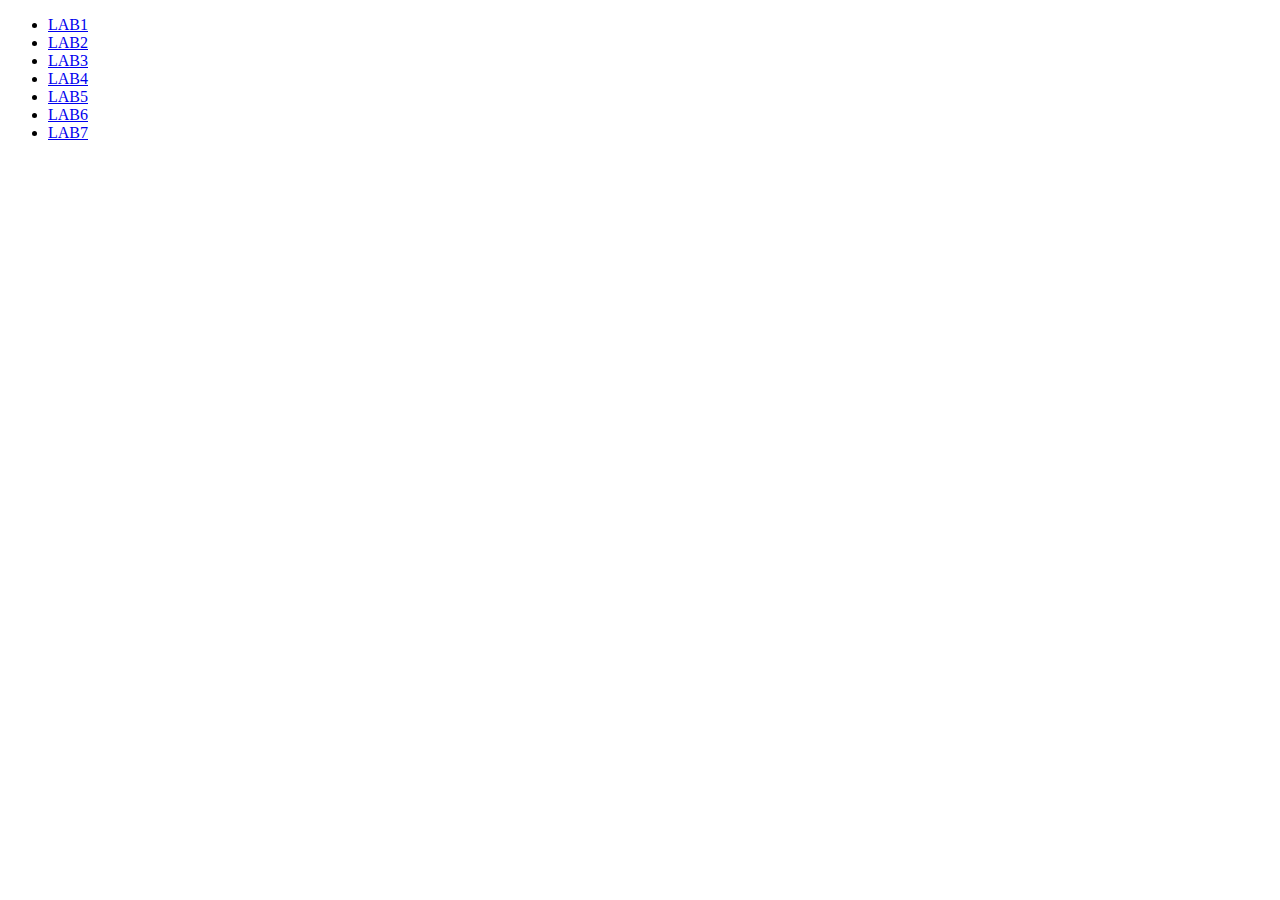
<file: index.html>
<!DOCTYPE html>
<html lang="en">

<head>
  <meta charset="UTF-8">
  <meta name="viewport" content="width=device-width, initial-scale=1.0">
  <title>super labs</title>
</head>

<body>
  <ul class="list">
    
    <li>
      <a href="/EVT/LABA 1/index.html">LAB1</a>
    </li>
    <li>
      <a href="/EVT/LABA 2/6_lab_EVT">LAB2</a>
    </li>
    <li>
      <a href="/EVT/LABA 3/index.html">LAB3</a>
    </li>
    <li>
      <a href="/EVT/LABA 4/index.html">LAB4</a>
    </li>
    <li>
      <a href="/EVT/LABA 5/index.html">LAB5</a>
    </li>
    <li>
      <a href="/EVT/laba6/index.html">LAB6</a>
    </li>
    <li>
      <a href="/EVT/LABA 7/index.html">LAB7</a>
    </li>
  </ul>
</body>

</html>
</file>
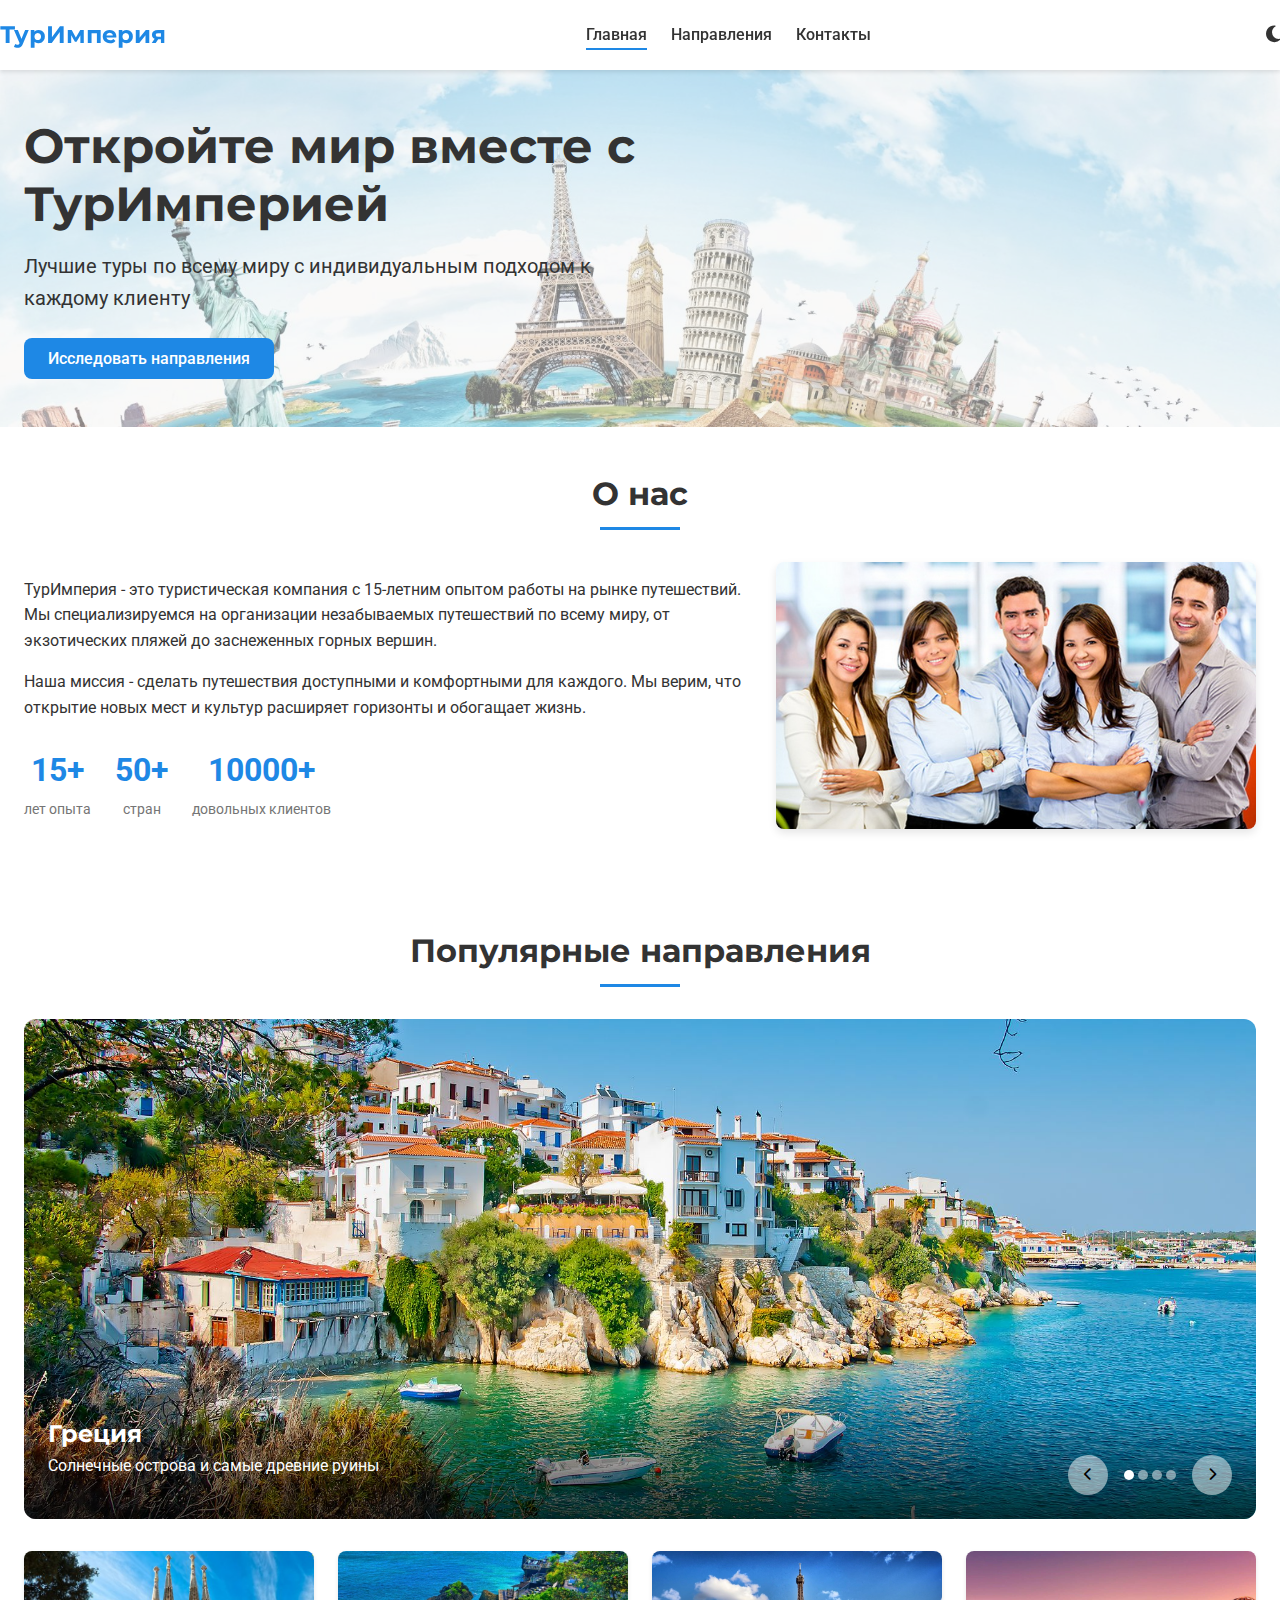
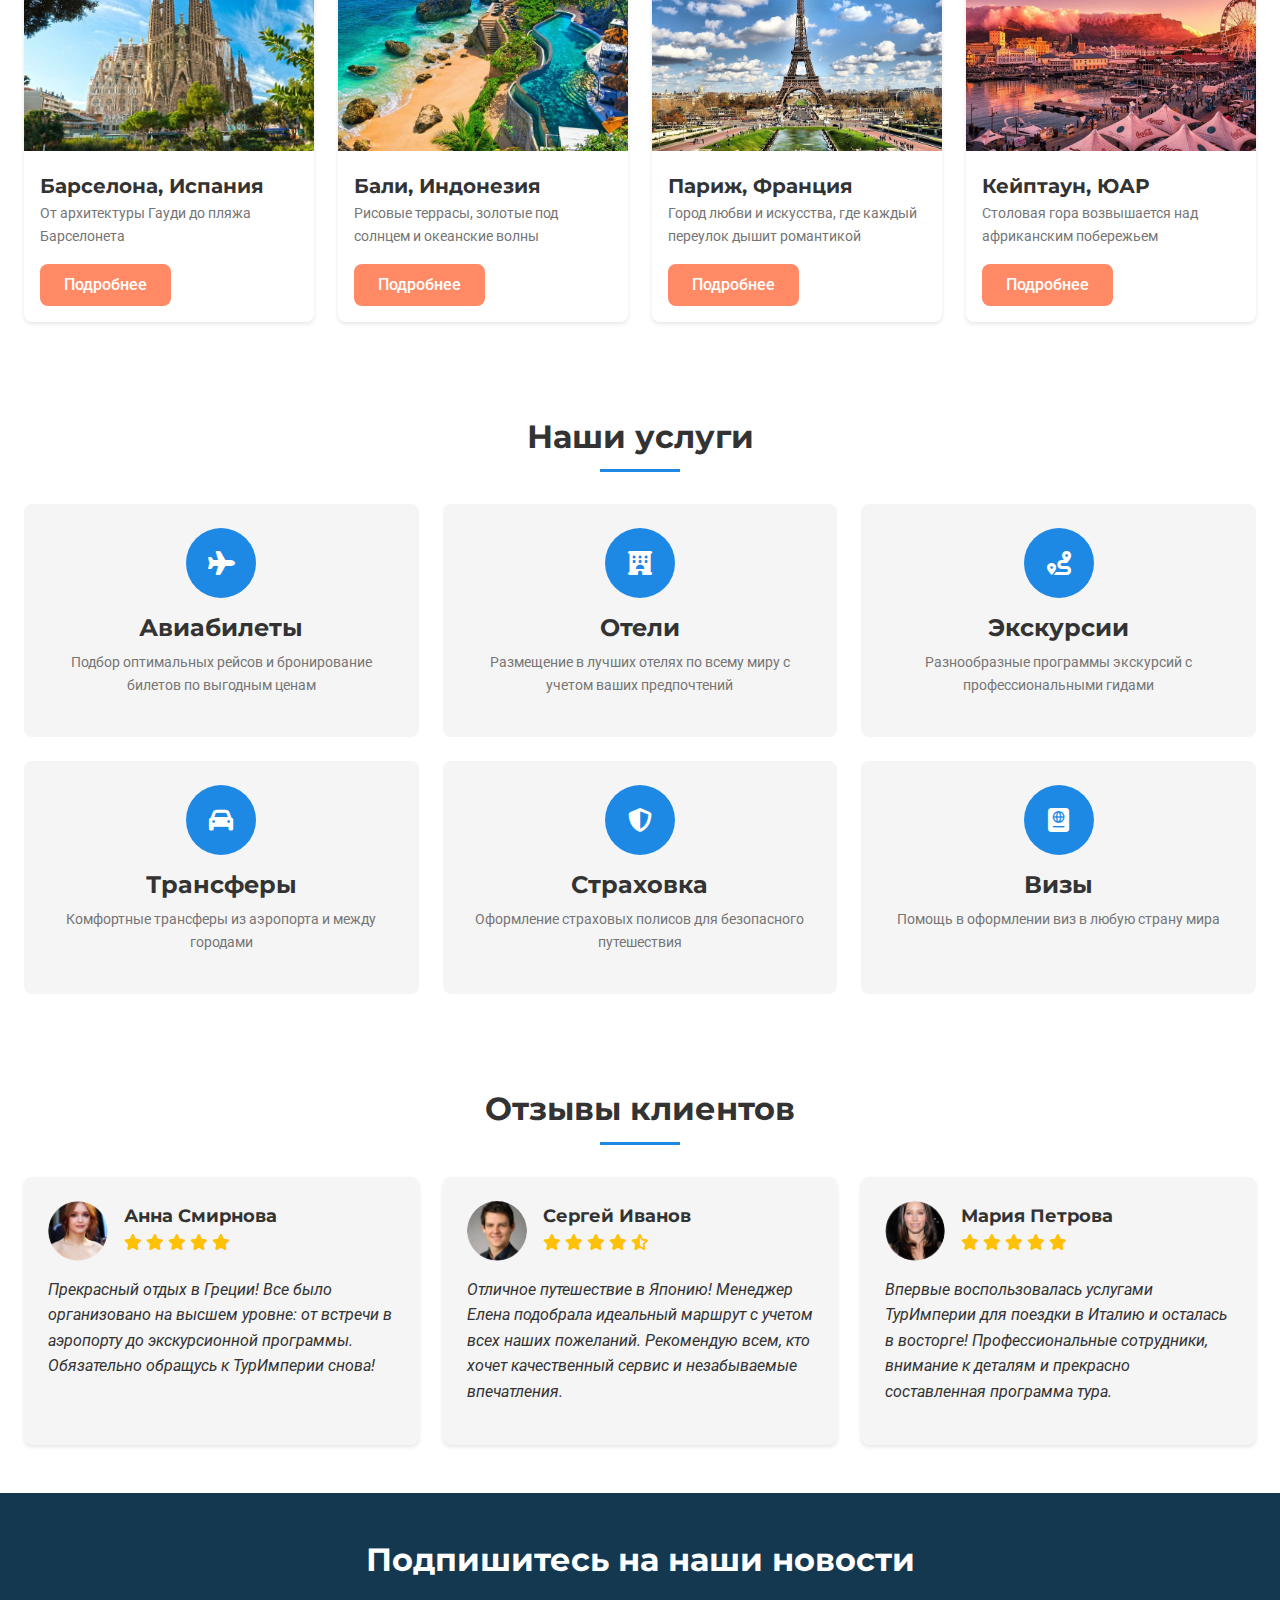
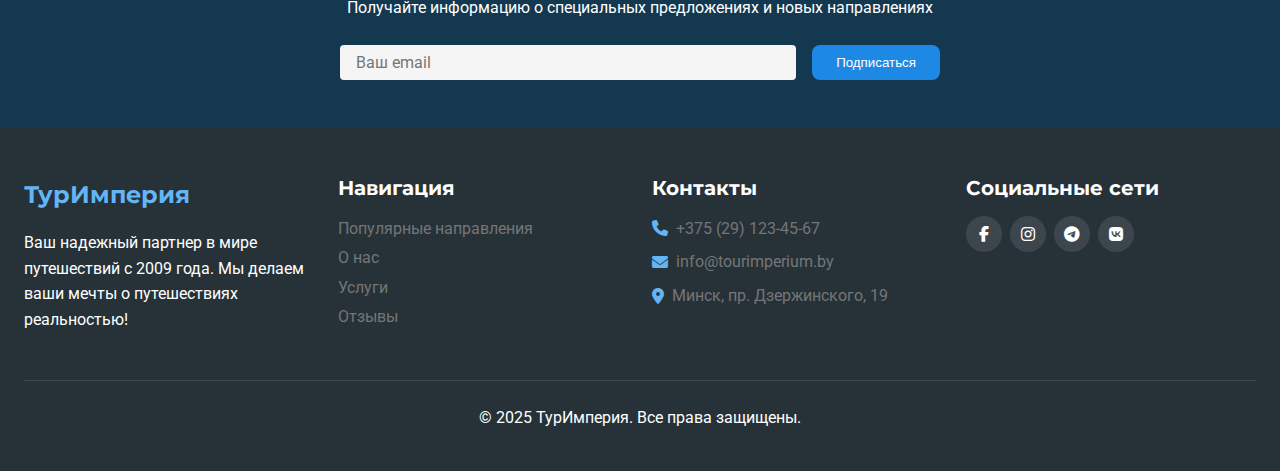
<file: kursach/index.html>
<!DOCTYPE html>
<html lang="ru">

<head>
  <meta charset="UTF-8">
  <meta name="viewport" content="width=device-width, initial-scale=1.0">
  <title>ТурИмперия - Главная</title>
  <link rel="stylesheet" href="css/styles.css">
  <link rel="stylesheet" href="https://cdnjs.cloudflare.com/ajax/libs/font-awesome/6.4.0/css/all.min.css">
</head>

<body>
  <header id="header">
    <div class="container header-container">
      <div class="logo">
        <a href="index.html">ТурИмперия</a>
      </div>
      <nav class="desktop-nav">
        <ul>
          <li><a href="index.html" class="active">Главная</a></li>
          <li><a href="destinations.html">Направления</a></li>
          <li><a href="contacts.html">Контакты</a></li>
        </ul>
      </nav>
      <div class="theme-switcher">
        <button id="theme-toggle">
          <i class="fas fa-moon"></i>
          <i class="fas fa-sun"></i>
        </button>
      </div>
      <div class="burger-menu">
        <span></span>
        <span></span>
        <span></span>
      </div>
    </div>
  </header>

  <div class="mobile-nav">
    <ul>
      <li><a href="index.html" class="active">Главная</a></li>
      <li><a href="destinations.html">Направления</a></li>
      <li><a href="contacts.html">Контакты</a></li>
    </ul>
  </div>

  <main>
    <section id="hero" class="hero">
      <div class="container">
        <div class="hero-content">
          <h1>Откройте мир вместе с ТурИмперией</h1>
          <p>Лучшие туры по всему миру с индивидуальным подходом к каждому клиенту</p>
          <a href="#popular" class="btn-primary">Исследовать направления</a>
        </div>
      </div>
    </section>

    <section id="about" class="about section">
      <div class="container">
        <h2 class="section-title">О нас</h2>
        <div class="about-content">
          <div class="about-text">
            <p>ТурИмперия - это туристическая компания с 15-летним опытом работы на рынке путешествий. Мы
              специализируемся на организации незабываемых путешествий по всему миру, от экзотических пляжей до
              заснеженных горных вершин.</p>
            <p>Наша миссия - сделать путешествия доступными и комфортными для каждого. Мы верим, что открытие новых мест
              и культур расширяет горизонты и обогащает жизнь.</p>
            <div class="about-stats">
              <div class="stat">
                <span class="stat-number">15+</span>
                <span class="stat-text">лет опыта</span>
              </div>
              <div class="stat">
                <span class="stat-number">50+</span>
                <span class="stat-text">стран</span>
              </div>
              <div class="stat">
                <span class="stat-number">10000+</span>
                <span class="stat-text">довольных клиентов</span>
              </div>
            </div>
          </div>
          <div class="about-image">
            <img src="img/about-team.jpg" alt="Наша команда">
          </div>
        </div>
      </div>
    </section>

    <section id="popular" class="popular-destinations section">
      <div class="container">
        <h2 class="section-title">Популярные направления</h2>
        <div class="carousel-container">
          <div class="carousel">
            <div class="carousel-slide active">
              <img src="img/greece.jpg" alt="Греция">
              <div class="slide-caption">
                <h3>Греция</h3>
                <p>Солнечные острова и самые древние руины</p>
              </div>
            </div>
            <div class="carousel-slide">
              <img src="img/thailand.jpg" alt="Таиланд">
              <div class="slide-caption">
                <h3>Таиланд</h3>
                <p>Экзотические пляжи и буддистские храмы</p>
              </div>
            </div>
            <div class="carousel-slide">
              <img src="img/italy.jpg" alt="Италия">
              <div class="slide-caption">
                <h3>Италия</h3>
                <p>Венецианские каналы и римские площади</p>
              </div>
            </div>
            <div class="carousel-slide">
              <img src="img/japan.jpg" alt="Япония">
              <div class="slide-caption">
                <h3>Япония</h3>
                <p>Традиции востока и технологии будущего</p>
              </div>
            </div>
          </div>
          <div class="carousel-controls">
            <button class="carousel-prev"><i class="fas fa-chevron-left"></i></button>
            <div class="carousel-dots">
              <span class="dot active" data-slide="0"></span>
              <span class="dot" data-slide="1"></span>
              <span class="dot" data-slide="2"></span>
              <span class="dot" data-slide="3"></span>
            </div>
            <button class="carousel-next"><i class="fas fa-chevron-right"></i></button>
          </div>
        </div>
        <div class="popular-grid">
          <div class="destination-card">
            <img src="img/barcelona.jpg" alt="Барселона">
            <div class="card-content">
              <h3>Барселона, Испания</h3>
              <p>От архитектуры Гауди до пляжа Барселонета</p>
              <a href="destinations.html" class="btn-secondary">Подробнее</a>
            </div>
          </div>
          <div class="destination-card">
            <img src="img/bali.jpg" alt="Бали">
            <div class="card-content">
              <h3>Бали, Индонезия</h3>
              <p>Рисовые террасы, золотые под солнцем и океанские волны</p>
              <a href="destinations.html" class="btn-secondary">Подробнее</a>
            </div>
          </div>
          <div class="destination-card">
            <img src="img/paris.jpg" alt="Париж">
            <div class="card-content">
              <h3>Париж, Франция</h3>
              <p>Город любви и искусства, где каждый переулок дышит романтикой</p>
              <a href="destinations.html" class="btn-secondary">Подробнее</a>
            </div>
          </div>
          <div class="destination-card">
            <img src="img/kapetown.jpg" alt="Кейптаун">
            <div class="card-content">
              <h3>Кейптаун, ЮАР</h3>
              <p>Столовая гора возвышается над африканским побережьем</p>
              <a href="destinations.html" class="btn-secondary">Подробнее</a>
            </div>
          </div>
        </div>
      </div>
    </section>

    <section id="services" class="services section">
      <div class="container">
        <h2 class="section-title">Наши услуги</h2>
        <div class="services-grid">
          <div class="service-item">
            <div class="service-icon">
              <i class="fas fa-plane"></i>
            </div>
            <h3>Авиабилеты</h3>
            <p>Подбор оптимальных рейсов и бронирование билетов по выгодным ценам</p>
          </div>
          <div class="service-item">
            <div class="service-icon">
              <i class="fas fa-hotel"></i>
            </div>
            <h3>Отели</h3>
            <p>Размещение в лучших отелях по всему миру с учетом ваших предпочтений</p>
          </div>
          <div class="service-item">
            <div class="service-icon">
              <i class="fas fa-route"></i>
            </div>
            <h3>Экскурсии</h3>
            <p>Разнообразные программы экскурсий с профессиональными гидами</p>
          </div>
          <div class="service-item">
            <div class="service-icon">
              <i class="fas fa-car"></i>
            </div>
            <h3>Трансферы</h3>
            <p>Комфортные трансферы из аэропорта и между городами</p>
          </div>
          <div class="service-item">
            <div class="service-icon">
              <i class="fas fa-shield-alt"></i>
            </div>
            <h3>Страховка</h3>
            <p>Оформление страховых полисов для безопасного путешествия</p>
          </div>
          <div class="service-item">
            <div class="service-icon">
              <i class="fas fa-passport"></i>
            </div>
            <h3>Визы</h3>
            <p>Помощь в оформлении виз в любую страну мира</p>
          </div>
        </div>
      </div>
    </section>

    <section id="reviews" class="reviews section">
      <div class="container">
        <h2 class="section-title">Отзывы клиентов</h2>
        <div class="reviews-grid">
          <div class="review-card">
            <div class="review-header">
              <img src="img/avatar1.png" alt="Анна" class="review-avatar">
              <div class="review-info">
                <h3>Анна Смирнова</h3>
                <div class="rating">
                  <i class="fas fa-star"></i>
                  <i class="fas fa-star"></i>
                  <i class="fas fa-star"></i>
                  <i class="fas fa-star"></i>
                  <i class="fas fa-star"></i>
                </div>
              </div>
            </div>
            <p class="review-text">Прекрасный отдых в Греции! Все было организовано на высшем уровне: от встречи в
              аэропорту до экскурсионной программы. Обязательно обращусь к ТурИмперии снова!</p>
          </div>
          <div class="review-card">
            <div class="review-header">
              <img src="img/avatar2.png" alt="Сергей" class="review-avatar">
              <div class="review-info">
                <h3>Сергей Иванов</h3>
                <div class="rating">
                  <i class="fas fa-star"></i>
                  <i class="fas fa-star"></i>
                  <i class="fas fa-star"></i>
                  <i class="fas fa-star"></i>
                  <i class="fas fa-star-half-alt"></i>
                </div>
              </div>
            </div>
            <p class="review-text">Отличное путешествие в Японию! Менеджер Елена подобрала идеальный маршрут с учетом
              всех наших пожеланий. Рекомендую всем, кто хочет качественный сервис и незабываемые впечатления.</p>
          </div>
          <div class="review-card">
            <div class="review-header">
              <img src="img/avatar3.png" alt="Мария" class="review-avatar">
              <div class="review-info">
                <h3>Мария Петрова</h3>
                <div class="rating">
                  <i class="fas fa-star"></i>
                  <i class="fas fa-star"></i>
                  <i class="fas fa-star"></i>
                  <i class="fas fa-star"></i>
                  <i class="fas fa-star"></i>
                </div>
              </div>
            </div>
            <p class="review-text">Впервые воспользовалась услугами ТурИмперии для поездки в Италию и осталась в
              восторге! Профессиональные сотрудники, внимание к деталям и прекрасно составленная программа тура.</p>
          </div>
        </div>
      </div>
    </section>

    <section id="subscribe" class="subscribe section">
      <div class="container">
        <div class="subscribe-content">
          <h2>Подпишитесь на наши новости</h2>
          <p>Получайте информацию о специальных предложениях и новых направлениях</p>
          <form class="subscribe-form">
            <input type="email" placeholder="Ваш email" required>
            <button type="submit" class="btn-primary">Подписаться</button>
          </form>
        </div>
      </div>
    </section>
  </main>

  <footer id="footer">
    <div class="container">
      <div class="footer-content">
        <div class="footer-about">
          <div class="logo">ТурИмперия</div>
          <p>Ваш надежный партнер в мире путешествий с 2009 года. Мы делаем ваши мечты о путешествиях реальностью!</p>
        </div>
        <div class="footer-nav">
          <h3>Навигация</h3>
          <ul>
            <li><a href="#popular">Популярные направления</a></li>
            <li><a href="#about">О нас</a></li>
            <li><a href="#services">Услуги</a></li>
            <li><a href="#reviews">Отзывы</a></li>
          </ul>
        </div>
        <div class="footer-contacts">
          <h3>Контакты</h3>
          <div class="contact-item">
            <i class="fas fa-phone"></i>
            <a href="tel:+375291234567">+375 (29) 123-45-67</a>
          </div>
          <div class="contact-item">
            <i class="fas fa-envelope"></i>
            <a href="mailto:info@tourimperium.by">info@tourimperium.by</a>
          </div>
          <div class="contact-item">
            <i class="fas fa-map-marker-alt"></i>
            <a href="https://maps.google.com/?q=Минск,+пр.+Дзержинского,+19" target="_blank">Минск, пр. Дзержинского,
              19</a>
          </div>
        </div>
        <div class="footer-social">
          <h3>Социальные сети</h3>
          <div class="social-icons">
            <a href="#" class="social-icon"><i class="fab fa-facebook-f"></i></a>
            <a href="#" class="social-icon"><i class="fab fa-instagram"></i></a>
            <a href="#" class="social-icon"><i class="fab fa-telegram"></i></a>
            <a href="#" class="social-icon"><i class="fab fa-vk"></i></a>
          </div>
        </div>
      </div>
      <div class="footer-bottom">
        <p>&copy; 2025 ТурИмперия. Все права защищены.</p>
      </div>
    </div>
  </footer>

  <a href="#header" class="scroll-to-top">
    <i class="fas fa-arrow-up"></i>
  </a>

  <script src="js/script.js"></script>
</body>

</html>
</file>
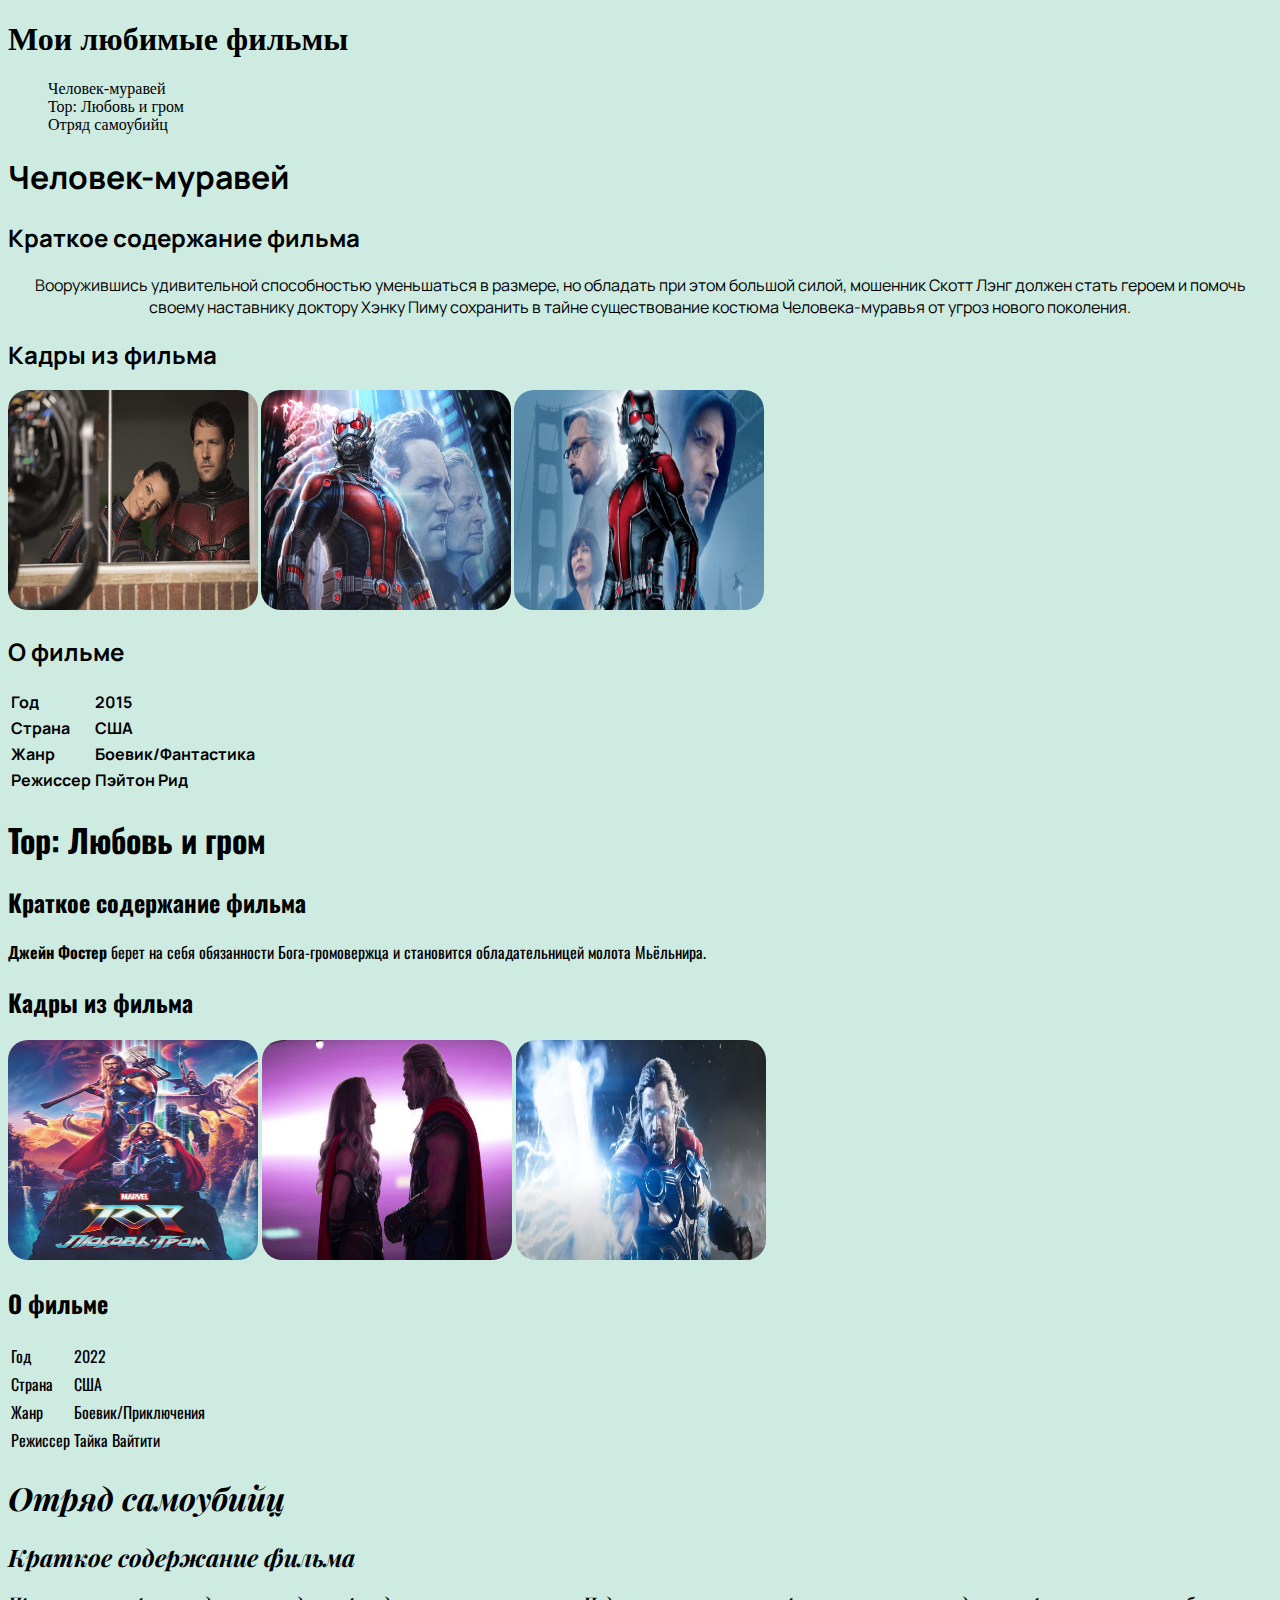
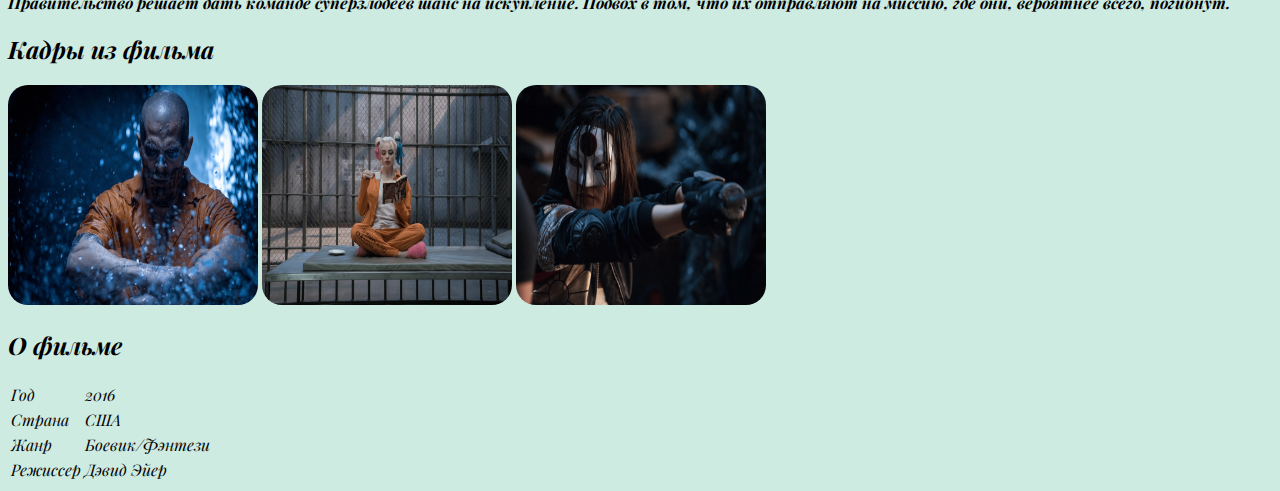
<file: LABA 1/index.html>
<!DOCTYPE html>
<html>
    <head>
        <title>Мои любимые фильмы</title>
    <link rel="stylesheet" href="style.css">
    </head>

<body>
    <div class="container">
    <h1>Мои любимые фильмы</h1>
    <ul>
        <li><a href="#film-description">Человек-муравей</a></li>
        <li><a href="#film-description1">Тор: Любовь и гром</a></li>
        <li><a href="#film-description2">Отряд самоубийц</a></li>
</ul>
<div id="film-description">
<h1>Человек-муравей</h1>
    <h2>Краткое содержание фильма</h2>
    <p id="description1">Вооружившись удивительной способностью уменьшаться в размере, но обладать при этом большой силой, мошенник Скотт Лэнг должен стать героем и помочь своему наставнику доктору Хэнку Пиму сохранить в тайне существование костюма Человека-муравья от угроз нового поколения.</p>
    <h2>Кадры из фильма</h2>
    <img src="КАРТИНКА 11.png"  />
    <img src="КАРТИНКА 22.png"  />
    <img src="КАРТИНКА 33.png"  />
    <h2>О фильме</h2>
    <table id="text-bold">
        <tr>
          <td>Год</td>
          <td>2015</td>
        </tr>
        <tr>
          <td>Страна</td>
          <td>США</td>
        </tr>
        <tr>
          <td>Жанр</td>
          <td>Боевик/Фантастика</td>
        </tr>
        <tr>
          <td>Режиссер</td>
          <td>Пэйтон Рид</td>
        </tr>
    </table>
</div>
<div id="film-description1">
    <h1>Тор: Любовь и гром</h1>
    <h2>Краткое содержание фильма</h2>
    <p id="description2"><b>Джейн Фостер</b> берет на себя обязанности Бога-громовержца и становится обладательницей молота Мьёльнира.</p>
    <h2>Кадры из фильма</h2>
    <img src="КАРТИНКА 1.png"  />
    <img src="КАРТИНКА 2.png"  />
    <img src="КАРТИНКА 3.png"  />
    <h2>О фильме</h2>
    <table>
        <tr>
          <td>Год</td>
          <td>2022</td>
        </tr>
        <tr>
          <td>Страна</td>
          <td>США</td>
        </tr>
        <tr>
          <td>Жанр</td>
          <td>Боевик/Приключения</td>
        </tr>
        <tr>
          <td>Режиссер</td>
          <td>Тайка Вайтити</td>
        </tr>
    </table>
</div>
<div id="film-description2">
<h1>Отряд самоубийц</h1>
    <h2>Краткое содержание фильма</h2>
    <p id="description3"><strong>Правительство решает дать команде суперзлодеев шанс на искупление. Подвох в том, что их отправляют на миссию, где они, вероятнее всего, погибнут.</strong></p>
    <h2>Кадры из фильма</h2>
    <img src="КАРТИНКА 111.png"  />
    <img src="КАРТИНКА 222.png"  />
    <img src="КАРТИНКА 333.png"  />
    <h2>О фильме</h2>
    <table>
        <tr>
          <td>Год</td>
          <td>2016</td>
        </tr>
        <tr>
          <td>Страна</td>
          <td>США</td>
        </tr>
        <tr>
          <td>Жанр</td>
          <td>Боевик/Фэнтези</td>
        </tr>
        <tr>
          <td>Режиссер</td>
          <td>Дэвид Эйер</td>
        </tr>
    </table>
</div>
</body>
</html>
</file>
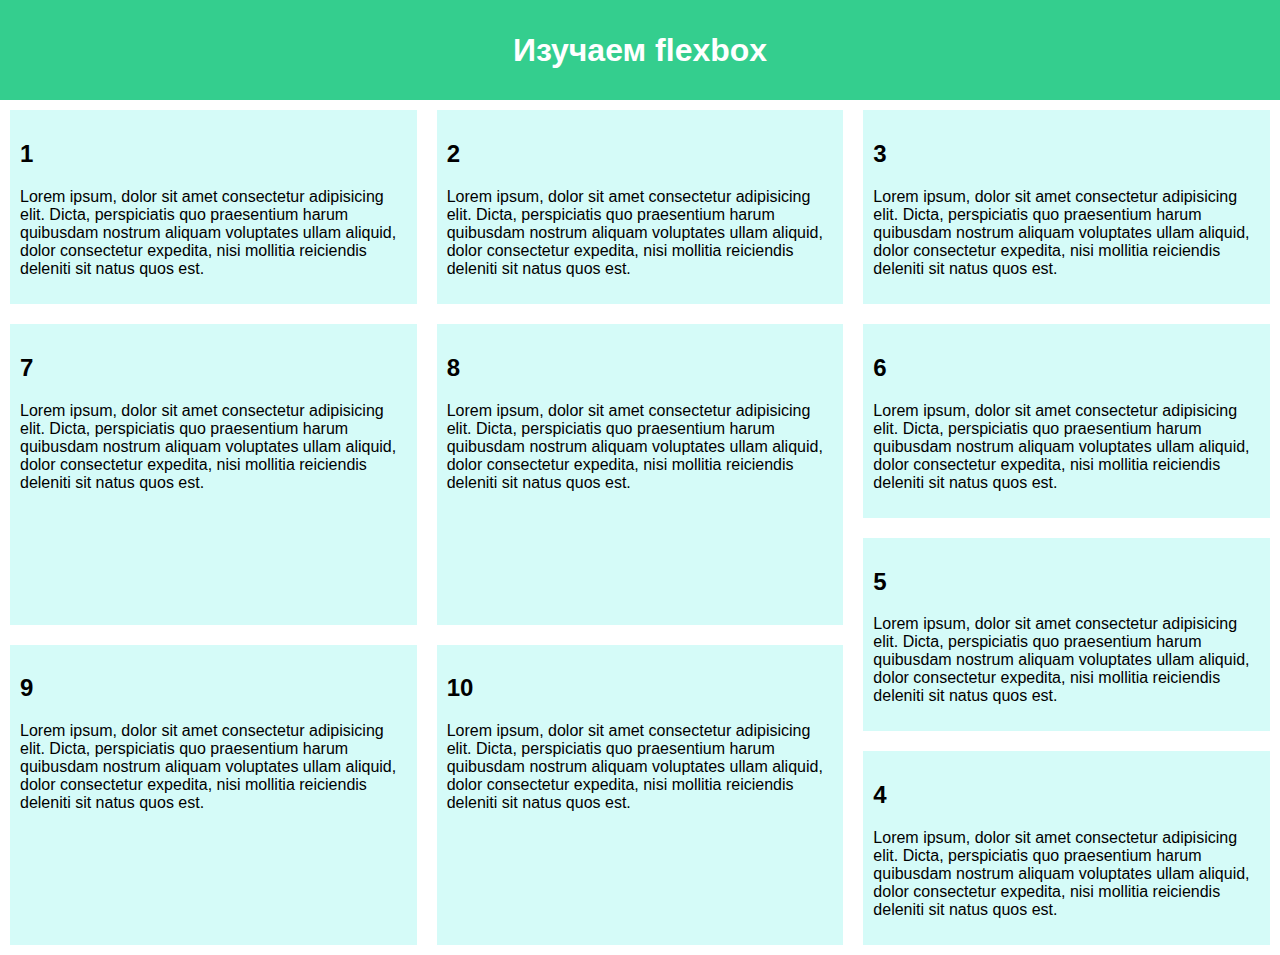
<file: LABA 3/index.html>
<!DOCTYPE html>
<html lang="en">
<head>
    <meta charset="UTF-8">
    <meta http-equiv="X-UA-Compatible" content="IE=edge">
    <meta name="viewport" content="width=device-width, initial-scale=1.0">
    <link rel="stylesheet" href="style.css">
    <title>Flex</title>
</head>
<body>
    <header>
        <h1>Изучаем flexbox</h1>
    </header>

      <div class="row1">
        <article>
            <h2>1</h2>
            <p>Lorem ipsum, dolor sit amet consectetur adipisicing elit. Dicta, perspiciatis quo praesentium harum quibusdam nostrum aliquam voluptates ullam aliquid, dolor consectetur expedita, nisi mollitia reiciendis deleniti sit natus quos est.</p>
        </article>
        <article>
            <h2>2</h2>
            <p>Lorem ipsum, dolor sit amet consectetur adipisicing elit. Dicta, perspiciatis quo praesentium harum quibusdam nostrum aliquam voluptates ullam aliquid, dolor consectetur expedita, nisi mollitia reiciendis deleniti sit natus quos est.</p>
        </article>
        <article>
            <h2>3</h2>
            <p>Lorem ipsum, dolor sit amet consectetur adipisicing elit. Dicta, perspiciatis quo praesentium harum quibusdam nostrum aliquam voluptates ullam aliquid, dolor consectetur expedita, nisi mollitia reiciendis deleniti sit natus quos est.</p>
        </article>
      </div>
      <div class="row2">
        <div class="column1">
          <article>
              <h2>4</h2>
              <p>Lorem ipsum, dolor sit amet consectetur adipisicing elit. Dicta, perspiciatis quo praesentium harum quibusdam nostrum aliquam voluptates ullam aliquid, dolor consectetur expedita, nisi mollitia reiciendis deleniti sit natus quos est.</p>
          </article>
          <article>
              <h2>5</h2>
              <p>Lorem ipsum, dolor sit amet consectetur adipisicing elit. Dicta, perspiciatis quo praesentium harum quibusdam nostrum aliquam voluptates ullam aliquid, dolor consectetur expedita, nisi mollitia reiciendis deleniti sit natus quos est.</p>
          </article>
          <article>
              <h2>6</h2>
              <p>Lorem ipsum, dolor sit amet consectetur adipisicing elit. Dicta, perspiciatis quo praesentium harum quibusdam nostrum aliquam voluptates ullam aliquid, dolor consectetur expedita, nisi mollitia reiciendis deleniti sit natus quos est.</p>
          </article>
        </div>
        <div class="column2">
          <div class="row3">
            <article>
                <h2>7</h2>
                <p>Lorem ipsum, dolor sit amet consectetur adipisicing elit. Dicta, perspiciatis quo praesentium harum quibusdam nostrum aliquam voluptates ullam aliquid, dolor consectetur expedita, nisi mollitia reiciendis deleniti sit natus quos est.</p>
            </article>
            <article>
                <h2>8</h2>
                <p>Lorem ipsum, dolor sit amet consectetur adipisicing elit. Dicta, perspiciatis quo praesentium harum quibusdam nostrum aliquam voluptates ullam aliquid, dolor consectetur expedita, nisi mollitia reiciendis deleniti sit natus quos est.</p>
            </article>
          </div>
          <div class="row4">
            <article>
                <h2>9</h2>
                <p>Lorem ipsum, dolor sit amet consectetur adipisicing elit. Dicta, perspiciatis quo praesentium harum quibusdam nostrum aliquam voluptates ullam aliquid, dolor consectetur expedita, nisi mollitia reiciendis deleniti sit natus quos est.</p>
            </article>
            <article>
                <h2>10</h2>
                <p>Lorem ipsum, dolor sit amet consectetur adipisicing elit. Dicta, perspiciatis quo praesentium harum quibusdam nostrum aliquam voluptates ullam aliquid, dolor consectetur expedita, nisi mollitia reiciendis deleniti sit natus quos est.</p>
            </article>
          </div>
        </div>
      </div>
</file>
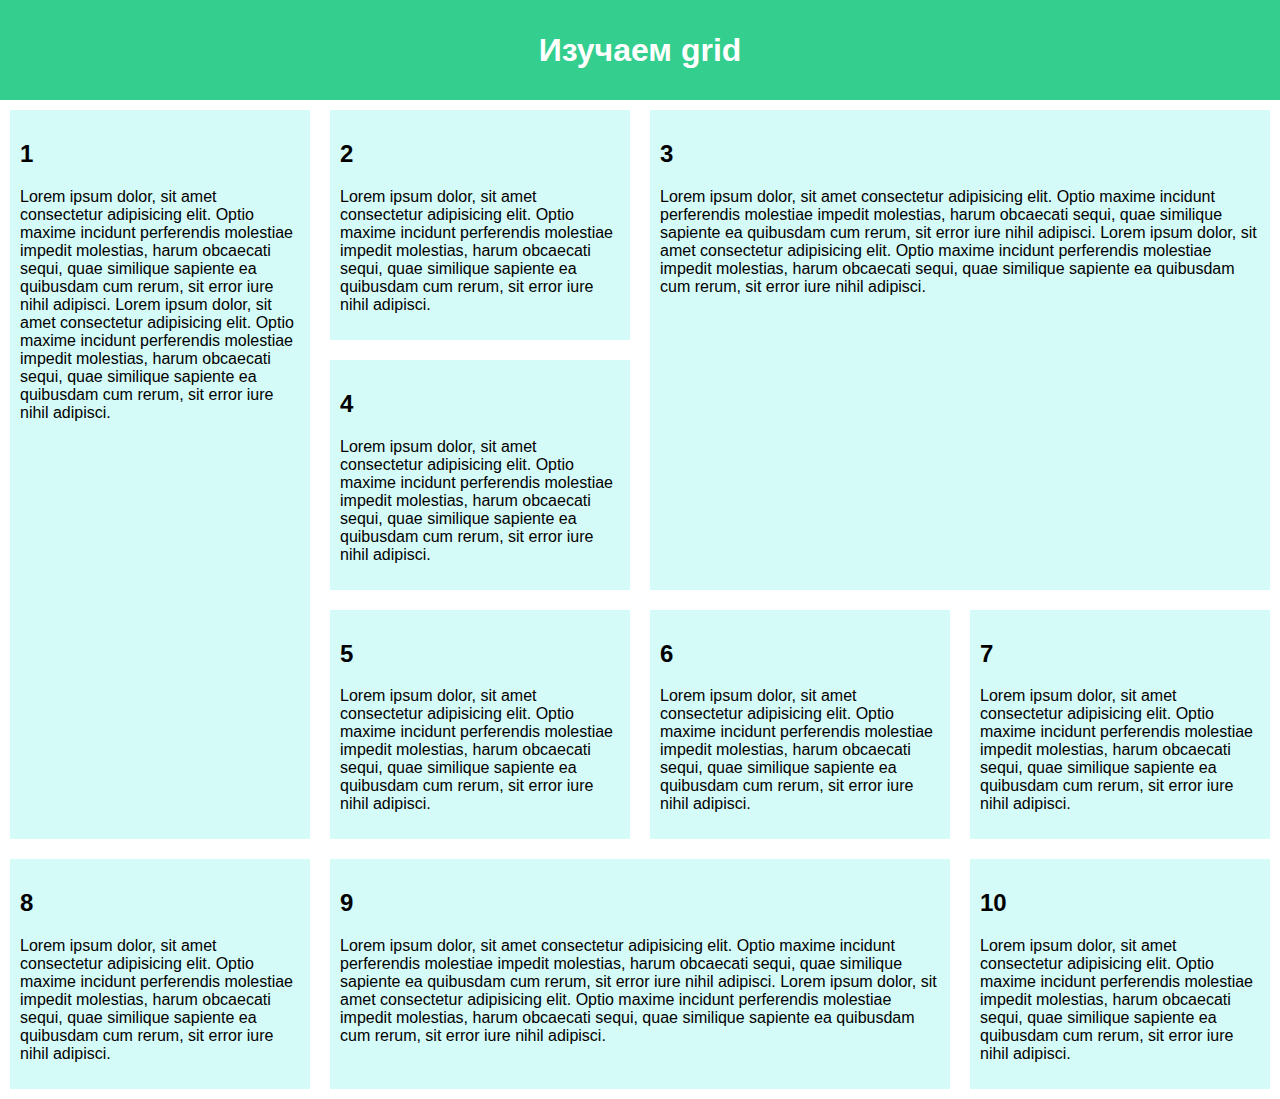
<file: LABA 4/index.html>
<!DOCTYPE html>
<html lang="en">
<head>
    <meta charset="UTF-8">
    <meta http-equiv="X-UA-Compatible" content="IE=edge">
    <meta name="viewport" content="width=device-width, initial-scale=1.0">
    <link rel="stylesheet" href="style.css">
    <title>grid</title>
</head>
<body>
    <header>
        <h1>Изучаем grid</h1>
    </header>
    <div class="grid">
        <article>
            <h2>1</h2>
            <p>Lorem ipsum dolor, sit amet consectetur adipisicing elit. Optio maxime incidunt perferendis molestiae impedit molestias, harum obcaecati sequi, quae similique sapiente ea quibusdam cum rerum, sit error iure nihil adipisci.
                Lorem ipsum dolor, sit amet consectetur adipisicing elit. Optio maxime incidunt perferendis molestiae impedit molestias, harum obcaecati sequi, quae similique sapiente ea quibusdam cum rerum, sit error iure nihil adipisci.</p>
        </article>
        <article>
            <h2>2</h2>
            <p>Lorem ipsum dolor, sit amet consectetur adipisicing elit. Optio maxime incidunt perferendis molestiae impedit molestias, harum obcaecati sequi, quae similique sapiente ea quibusdam cum rerum, sit error iure nihil adipisci.
            </p>
        </article>
        <article>
            <h2>3</h2>
            <p>Lorem ipsum dolor, sit amet consectetur adipisicing elit. Optio maxime incidunt perferendis molestiae impedit molestias, harum obcaecati sequi, quae similique sapiente ea quibusdam cum rerum, sit error iure nihil adipisci.
                Lorem ipsum dolor, sit amet consectetur adipisicing elit. Optio maxime incidunt perferendis molestiae impedit molestias, harum obcaecati sequi, quae similique sapiente ea quibusdam cum rerum, sit error iure nihil adipisci.</p>
        </article>
        <article>
            <h2>4</h2>
            <p>Lorem ipsum dolor, sit amet consectetur adipisicing elit. Optio maxime incidunt perferendis molestiae impedit molestias, harum obcaecati sequi, quae similique sapiente ea quibusdam cum rerum, sit error iure nihil adipisci.
            </p>
        </article>
        <article>
            <h2>5</h2>
            <p>Lorem ipsum dolor, sit amet consectetur adipisicing elit. Optio maxime incidunt perferendis molestiae impedit molestias, harum obcaecati sequi, quae similique sapiente ea quibusdam cum rerum, sit error iure nihil adipisci.
            </p>
        </article>
        <article>
            <h2>6</h2>
            <p>Lorem ipsum dolor, sit amet consectetur adipisicing elit. Optio maxime incidunt perferendis molestiae impedit molestias, harum obcaecati sequi, quae similique sapiente ea quibusdam cum rerum, sit error iure nihil adipisci.
            </p>
        </article>
        <article>
            <h2>7</h2>
            <p>Lorem ipsum dolor, sit amet consectetur adipisicing elit. Optio maxime incidunt perferendis molestiae impedit molestias, harum obcaecati sequi, quae similique sapiente ea quibusdam cum rerum, sit error iure nihil adipisci.
            </p>
        </article>
        <article>
            <h2>8</h2>
            <p>Lorem ipsum dolor, sit amet consectetur adipisicing elit. Optio maxime incidunt perferendis molestiae impedit molestias, harum obcaecati sequi, quae similique sapiente ea quibusdam cum rerum, sit error iure nihil adipisci.
            </p>
        </article>
        <article>
            <h2>9</h2>
            <p>Lorem ipsum dolor, sit amet consectetur adipisicing elit. Optio maxime incidunt perferendis molestiae impedit molestias, harum obcaecati sequi, quae similique sapiente ea quibusdam cum rerum, sit error iure nihil adipisci.
                Lorem ipsum dolor, sit amet consectetur adipisicing elit. Optio maxime incidunt perferendis molestiae impedit molestias, harum obcaecati sequi, quae similique sapiente ea quibusdam cum rerum, sit error iure nihil adipisci.</p>
        </article>
        <article>
            <h2>10</h2>
            <p>Lorem ipsum dolor, sit amet consectetur adipisicing elit. Optio maxime incidunt perferendis molestiae impedit molestias, harum obcaecati sequi, quae similique sapiente ea quibusdam cum rerum, sit error iure nihil adipisci.
            </p>
        </article>
    </div>   
       
      
</body>
</html>
</file>
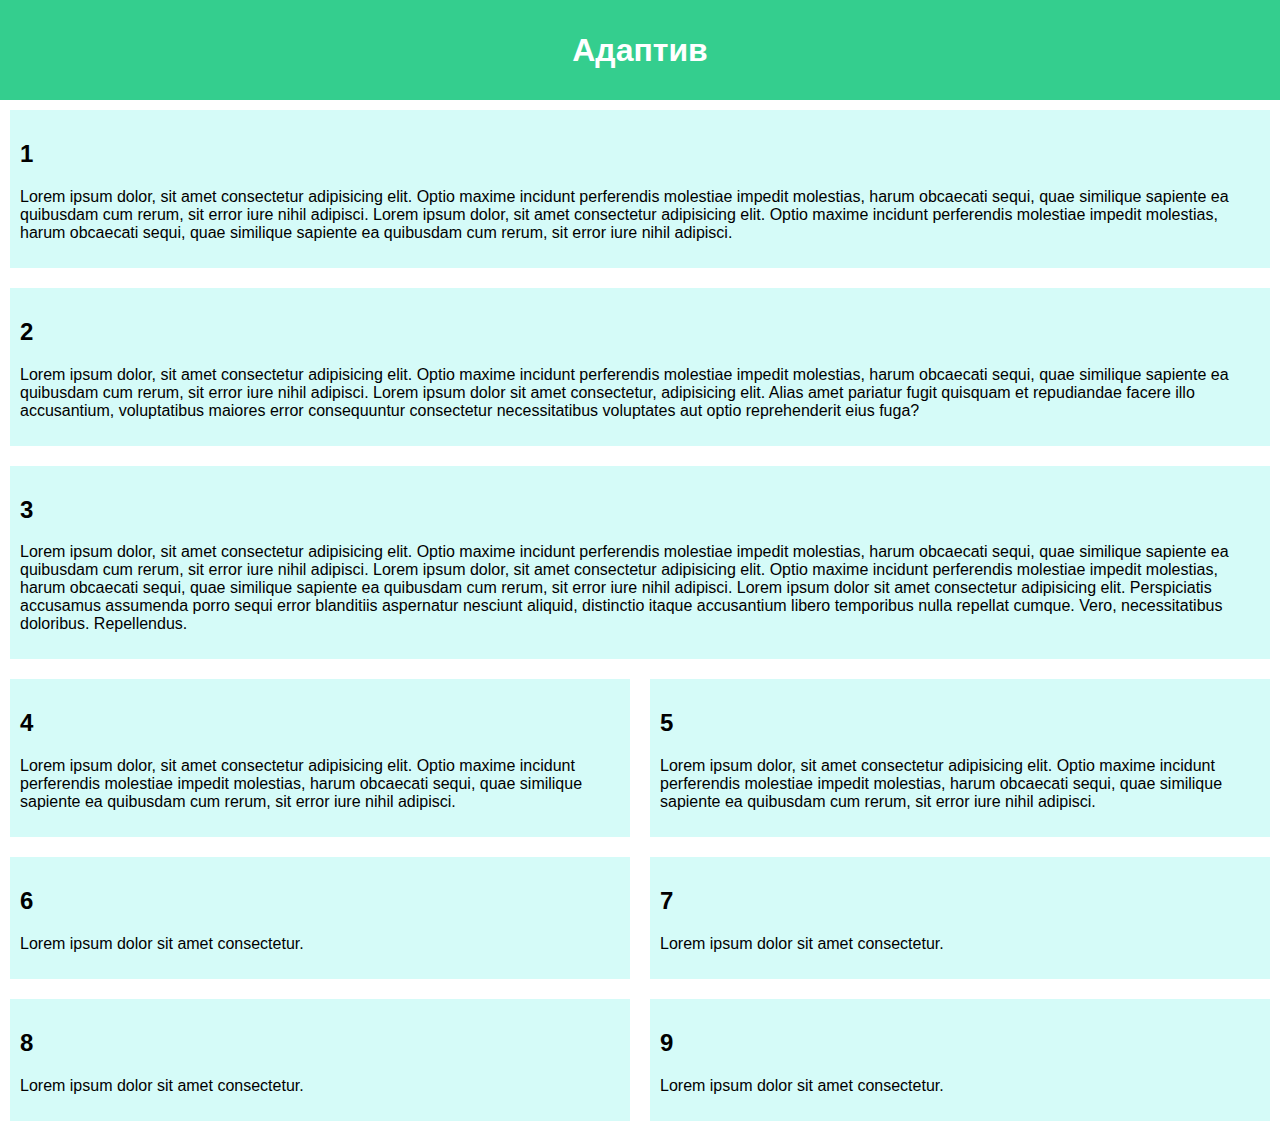
<file: LABA 5/index.html>
<!DOCTYPE html>
<html lang="en">
<head>
    <meta charset="UTF-8">
    <meta http-equiv="X-UA-Compatible" content="IE=edge">
    <meta name="viewport" content="width=device-width, initial-scale=1.0">
    <link rel="stylesheet" href="style.css">
    <title>Адаптив</title>
</head>
<body>
    <header>
        <h1>Адаптив</h1>
    </header>
    <div class="adaptive">
        <article>
            <h2>1</h2>
            <p>Lorem ipsum dolor, sit amet consectetur adipisicing elit. Optio maxime incidunt perferendis molestiae impedit molestias, harum obcaecati sequi, quae similique sapiente ea quibusdam cum rerum, sit error iure nihil adipisci.
                Lorem ipsum dolor, sit amet consectetur adipisicing elit. Optio maxime incidunt perferendis molestiae impedit molestias, harum obcaecati sequi, quae similique sapiente ea quibusdam cum rerum, sit error iure nihil adipisci.</p>
        </article>
        <article>
            <h2>2</h2>
            <p>Lorem ipsum dolor, sit amet consectetur adipisicing elit. Optio maxime incidunt perferendis molestiae impedit molestias, harum obcaecati sequi, quae similique sapiente ea quibusdam cum rerum, sit error iure nihil adipisci.
            Lorem ipsum dolor sit amet consectetur, adipisicing elit. Alias amet pariatur fugit quisquam et repudiandae facere illo accusantium, voluptatibus maiores error consequuntur consectetur necessitatibus voluptates aut optio reprehenderit eius fuga?
        </p>
        </article>
        <article>
            <h2>3</h2>
            <p>Lorem ipsum dolor, sit amet consectetur adipisicing elit. Optio maxime incidunt perferendis molestiae impedit molestias, harum obcaecati sequi, quae similique sapiente ea quibusdam cum rerum, sit error iure nihil adipisci.
                Lorem ipsum dolor, sit amet consectetur adipisicing elit. Optio maxime incidunt perferendis molestiae impedit molestias, harum obcaecati sequi, quae similique sapiente ea quibusdam cum rerum, sit error iure nihil adipisci.
            Lorem ipsum dolor sit amet consectetur adipisicing elit. Perspiciatis accusamus assumenda porro sequi error blanditiis aspernatur nesciunt aliquid, distinctio itaque accusantium libero temporibus nulla repellat cumque. Vero, necessitatibus doloribus. Repellendus.
        </p>
        </article>
        <article>
            <h2>4</h2>
            <p>Lorem ipsum dolor, sit amet consectetur adipisicing elit. Optio maxime incidunt perferendis molestiae impedit molestias, harum obcaecati sequi, quae similique sapiente ea quibusdam cum rerum, sit error iure nihil adipisci.
            </p>
        </article>
        <article>
            <h2>5</h2>
            <p>Lorem ipsum dolor, sit amet consectetur adipisicing elit. Optio maxime incidunt perferendis molestiae impedit molestias, harum obcaecati sequi, quae similique sapiente ea quibusdam cum rerum, sit error iure nihil adipisci.
            </p>
        </article>
        <article>
            <h2>6</h2>
            <p> Lorem ipsum dolor sit amet consectetur.
            </p>
        </article>
        <article>
            <h2>7</h2>
            <p>Lorem ipsum dolor sit amet consectetur.
            </p>
        </article>
        <article>
            <h2>8</h2>
            <p>Lorem ipsum dolor sit amet consectetur.
            </p>
        </article>
        <article>
            <h2>9</h2>
            <p>Lorem ipsum dolor sit amet consectetur.
            </p>
        </article>
    </div>       
      
</body>
</html>
</file>
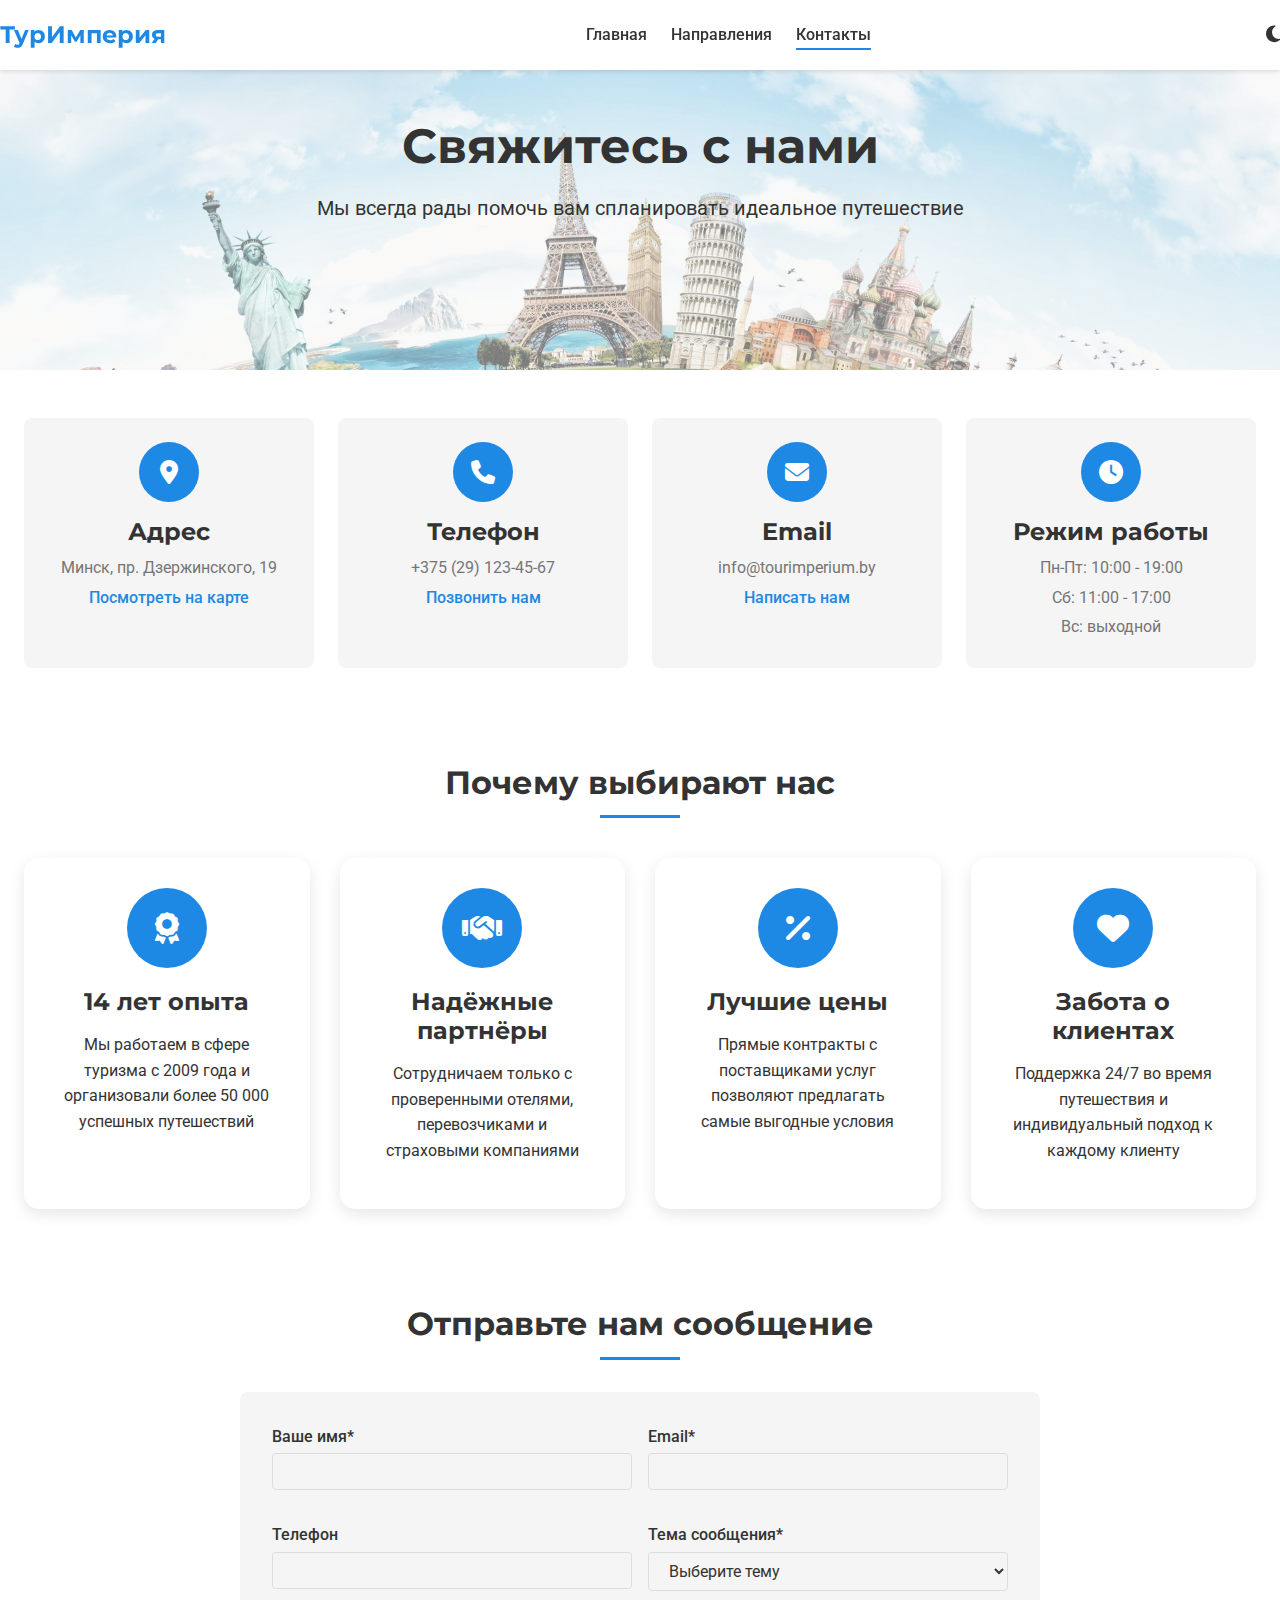
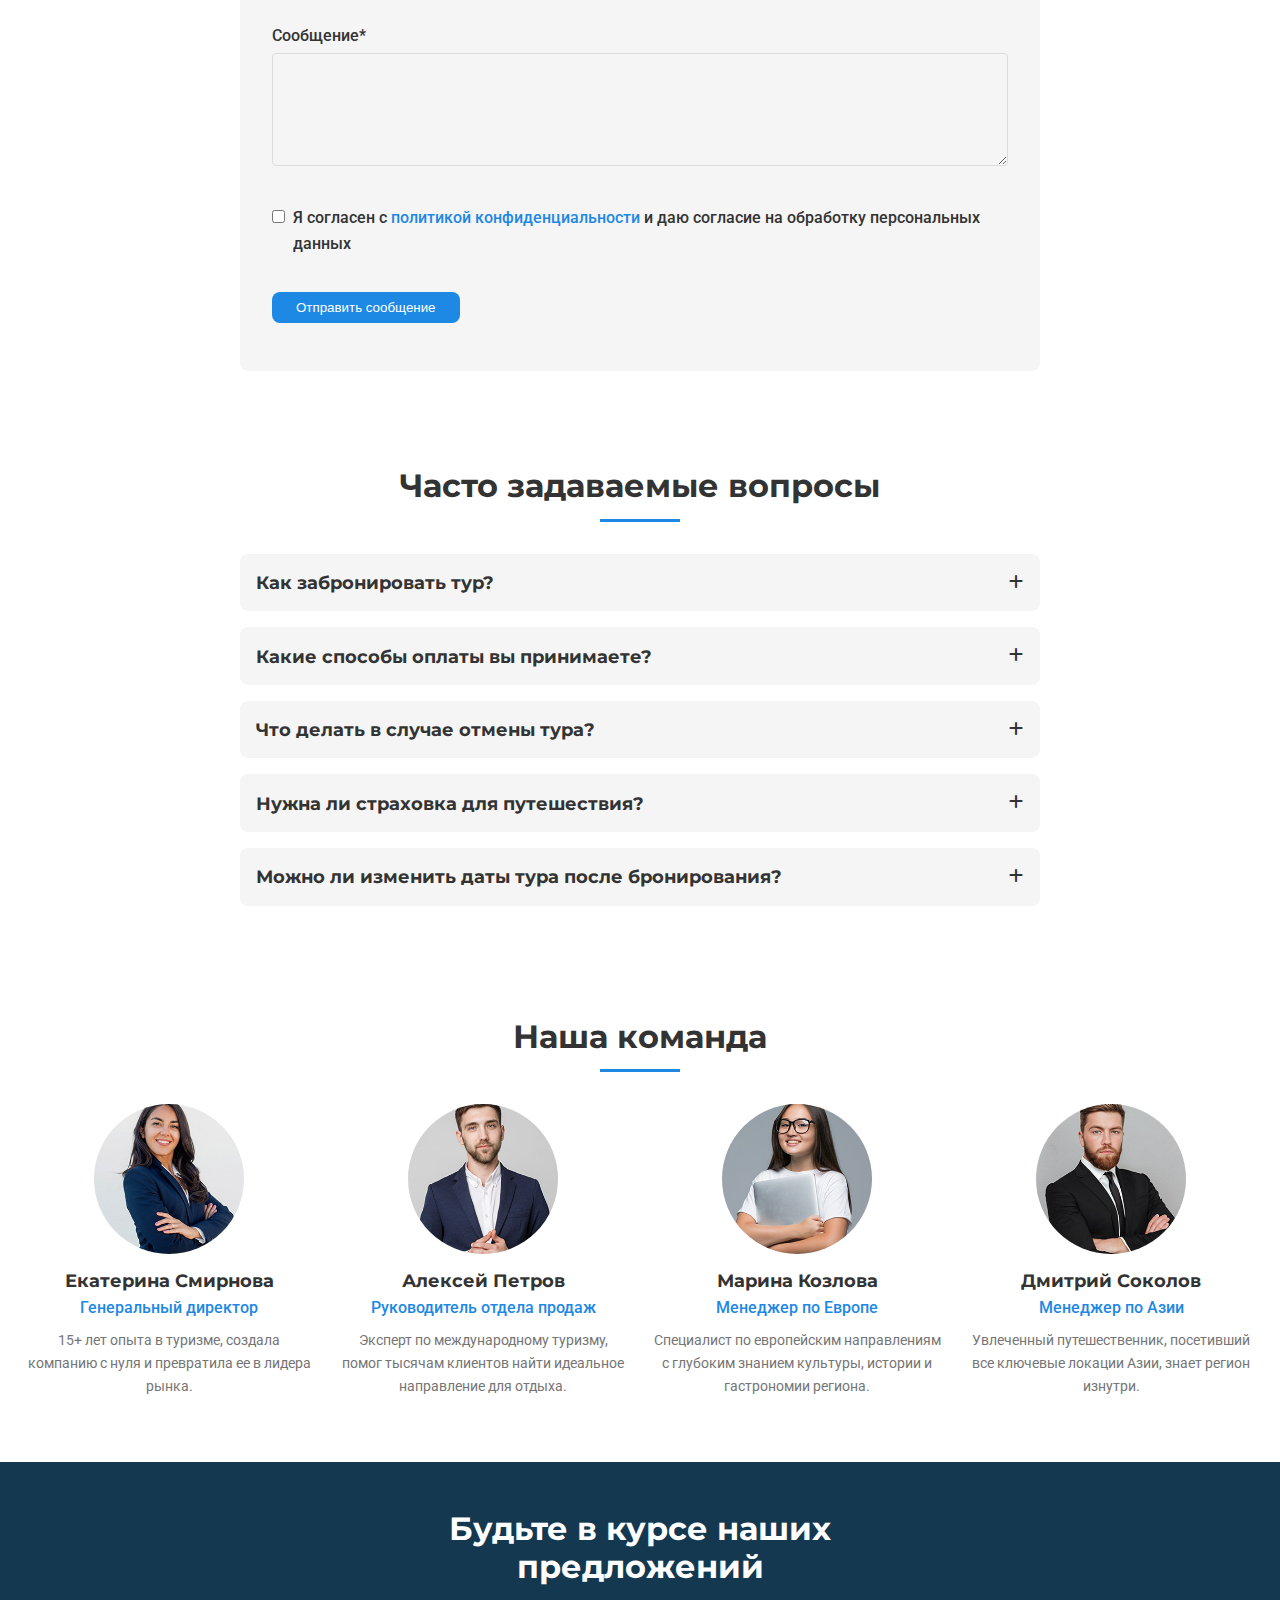
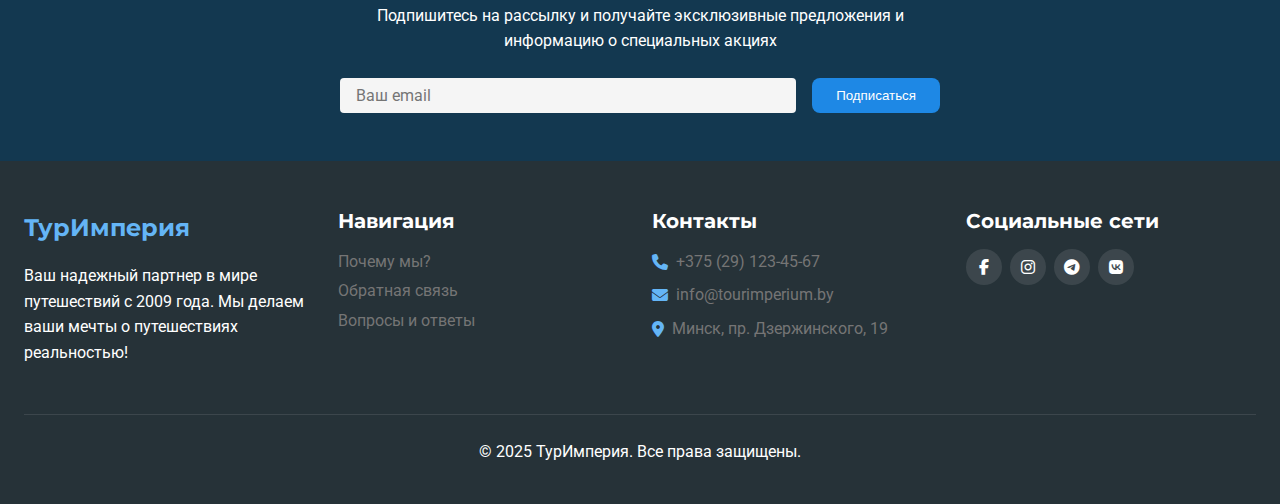
<file: kursach/contacts.html>
<!DOCTYPE html>
<html lang="ru">
<head>
  <meta charset="UTF-8">
  <meta name="viewport" content="width=device-width, initial-scale=1.0">
  <title>ТурИмперия - Контакты</title>
  <link rel="stylesheet" href="css/styles.css">
  <link rel="stylesheet" href="https://cdnjs.cloudflare.com/ajax/libs/font-awesome/6.4.0/css/all.min.css">
</head>
<body>
  <header id="header">
    <div class="container header-container">
      <div class="logo">
        <a href="index.html">ТурИмперия</a>
      </div>
      <nav class="desktop-nav">
        <ul>
          <li><a href="index.html">Главная</a></li>
          <li><a href="destinations.html">Направления</a></li>
          <li><a href="contacts.html" class="active">Контакты</a></li>
        </ul>
      </nav>
      <div class="theme-switcher">
        <button id="theme-toggle">
          <i class="fas fa-moon"></i>
          <i class="fas fa-sun"></i>
        </button>
      </div>
      <div class="burger-menu">
        <span></span>
        <span></span>
        <span></span>
      </div>
    </div>
  </header>

  <div class="mobile-nav">
    <ul>
      <li><a href="index.html">Главная</a></li>
      <li><a href="destinations.html">Направления</a></li>
      <li><a href="contacts.html" class="active">Контакты</a></li>
    </ul>
  </div>

  <main>
    <section id="contact-hero" class="hero contact-hero">
      <div class="container">
        <div class="hero-content">
          <h1>Свяжитесь с нами</h1>
          <p>Мы всегда рады помочь вам спланировать идеальное путешествие</p>
        </div>
      </div>
    </section>

    <section id="contact-info" class="contact-info section">
      <div class="container">
        <div class="contact-grid">
          <div class="contact-card">
            <div class="contact-icon">
              <i class="fas fa-map-marker-alt"></i>
            </div>
            <h3>Адрес</h3>
            <p>Минск, пр. Дзержинского, 19</p>
            <a href="https://maps.google.com/?q=Минск,+пр.+Дзержинского,+19" target="_blank" class="contact-link">Посмотреть на карте</a>
          </div>
          
          <div class="contact-card">
            <div class="contact-icon">
              <i class="fas fa-phone"></i>
            </div>
            <h3>Телефон</h3>
            <p>+375 (29) 123-45-67</p>
            <a href="tel:+375291234567" class="contact-link">Позвонить нам</a>
          </div>
          
          <div class="contact-card">
            <div class="contact-icon">
              <i class="fas fa-envelope"></i>
            </div>
            <h3>Email</h3>
            <p>info@tourimperium.by</p>
            <a href="mailto:info@tourimperium.by" class="contact-link">Написать нам</a>
          </div>
          
          <div class="contact-card">
            <div class="contact-icon">
              <i class="fas fa-clock"></i>
            </div>
            <h3>Режим работы</h3>
            <p>Пн-Пт: 10:00 - 19:00</p>
            <p>Сб: 11:00 - 17:00</p>
            <p>Вс: выходной</p>
          </div>
        </div>
      </div>
    </section>

    <section id="our-advantages" class="our-advantages section">
      <div class="container">
        <h2 class="section-title">Почему выбирают нас</h2>
        <div class="advantages-grid">
          <div class="advantage-card">
            <div class="advantage-icon">
              <i class="fas fa-award"></i>
            </div>
            <h3>14 лет опыта</h3>
            <p>Мы работаем в сфере туризма с 2009 года и организовали более 50 000 успешных путешествий</p>
          </div>

          <div class="advantage-card">
            <div class="advantage-icon">
              <i class="fas fa-handshake"></i>
            </div>
            <h3>Надёжные партнёры</h3>
            <p>Сотрудничаем только с проверенными отелями, перевозчиками и страховыми компаниями</p>
          </div>

          <div class="advantage-card">
            <div class="advantage-icon">
              <i class="fas fa-percent"></i>
            </div>
            <h3>Лучшие цены</h3>
            <p>Прямые контракты с поставщиками услуг позволяют предлагать самые выгодные условия</p>
          </div>

          <div class="advantage-card">
            <div class="advantage-icon">
              <i class="fas fa-heart"></i>
            </div>
            <h3>Забота о клиентах</h3>
            <p>Поддержка 24/7 во время путешествия и индивидуальный подход к каждому клиенту</p>
          </div>
        </div>
      </div>
    </section>

    <section id="contact-form" class="contact-form section">
      <div class="container">
        <h2 class="section-title">Отправьте нам сообщение</h2>
        <div class="form-container">
          <form id="feedback-form">
            <div class="form-group">
              <label for="name">Ваше имя*</label>
              <input type="text" id="name" name="name" required>
            </div>
            
            <div class="form-group">
              <label for="email">Email*</label>
              <input type="email" id="email" name="email" required>
            </div>
            
            <div class="form-group">
              <label for="phone">Телефон</label>
              <input type="tel" id="phone" name="phone">
            </div>
            
            <div class="form-group">
              <label for="subject">Тема сообщения*</label>
              <select id="subject" name="subject" required>
                <option value="">Выберите тему</option>
                <option value="booking">Бронирование тура</option>
                <option value="info">Информация о направлениях</option>
                <option value="partnership">Сотрудничество</option>
                <option value="feedback">Отзыв о работе</option>
                <option value="other">Другое</option>
              </select>
            </div>
            
            <div class="form-group full-width">
              <label for="message">Сообщение*</label>
              <textarea id="message" name="message" rows="5" required></textarea>
            </div>
            
            <div class="form-group full-width">
              <div class="checkbox-group">
                <input type="checkbox" id="agreement" name="agreement" required>
                <label for="agreement">Я согласен с <a href="#">политикой конфиденциальности</a> и даю согласие на обработку персональных данных</label>
              </div>
            </div>
            
            <div class="form-group full-width">
              <button type="submit" class="btn-primary">Отправить сообщение</button>
            </div>
          </form>
        </div>
      </div>
    </section>

    <section id="faq" class="faq section">
      <div class="container">
        <h2 class="section-title">Часто задаваемые вопросы</h2>
        <div class="faq-container">
          <div class="faq-item">
            <div class="faq-question">
              <h3>Как забронировать тур?</h3>
              <div class="faq-icon">
                <i class="fas fa-plus"></i>
                <i class="fas fa-minus"></i>
              </div>
            </div>
            <div class="faq-answer">
              <p>Забронировать тур можно несколькими способами: через форму на нашем сайте, по телефону или посетив наш офис. После оформления заявки с вами свяжется наш менеджер для подтверждения деталей и оформления договора.</p>
            </div>
          </div>
          
          <div class="faq-item">
            <div class="faq-question">
              <h3>Какие способы оплаты вы принимаете?</h3>
              <div class="faq-icon">
                <i class="fas fa-plus"></i>
                <i class="fas fa-minus"></i>
              </div>
            </div>
            <div class="faq-answer">
              <p>Мы принимаем различные способы оплаты: наличными в офисе, банковской картой (Visa, MasterCard, МИР), банковским переводом и электронными платежами. При бронировании тура требуется предоплата в размере 30-50% от стоимости.</p>
            </div>
          </div>
          
          <div class="faq-item">
            <div class="faq-question">
              <h3>Что делать в случае отмены тура?</h3>
              <div class="faq-icon">
                <i class="fas fa-plus"></i>
                <i class="fas fa-minus"></i>
              </div>
            </div>
            <div class="faq-answer">
              <p>В случае отмены тура по инициативе туриста действуют условия аннуляции, указанные в договоре. Чем ближе к дате вылета происходит отмена, тем выше штрафные санкции. При отмене тура по инициативе компании или форс-мажорных обстоятельствах мы предлагаем полный возврат средств или перенос на другие даты.</p>
            </div>
          </div>
          
          <div class="faq-item">
            <div class="faq-question">
              <h3>Нужна ли страховка для путешествия?</h3>
              <div class="faq-icon">
                <i class="fas fa-plus"></i>
                <i class="fas fa-minus"></i>
              </div>
            </div>
            <div class="faq-answer">
              <p>Да, медицинская страховка настоятельно рекомендуется для любого зарубежного путешествия, а для некоторых стран является обязательным условием для получения визы. Мы также предлагаем дополнительные виды страхования, такие как страховка от невыезда и страхование багажа.</p>
            </div>
          </div>
          
          <div class="faq-item">
            <div class="faq-question">
              <h3>Можно ли изменить даты тура после бронирования?</h3>
              <div class="faq-icon">
                <i class="fas fa-plus"></i>
                <i class="fas fa-minus"></i>
              </div>
            </div>
            <div class="faq-answer">
              <p>Изменение дат тура возможно, но может повлечь дополнительные расходы. Возможность и условия изменения зависят от политики авиакомпаний, отелей и других поставщиков услуг. Рекомендуем сообщать о необходимости изменений как можно раньше.</p>
            </div>
          </div>
        </div>
      </div>
    </section>

    <section id="our-team" class="our-team section">
      <div class="container">
        <h2 class="section-title">Наша команда</h2>
        <div class="team-grid">
          <div class="team-member">
            <div class="member-photo">
              <img src="img/director.png" alt="Екатерина Смирнова">
            </div>
            <h3>Екатерина Смирнова</h3>
            <p class="member-position">Генеральный директор</p>
            <p class="member-description">15+ лет опыта в туризме, создала компанию с нуля и превратила ее в лидера рынка.</p>
          </div>
          
          <div class="team-member">
            <div class="member-photo">
              <img src="img/prodagi.png" alt="Алексей Петров">
            </div>
            <h3>Алексей Петров</h3>
            <p class="member-position">Руководитель отдела продаж</p>
            <p class="member-description">Эксперт по международному туризму, помог тысячам клиентов найти идеальное направление для отдыха.</p>
          </div>
          
          <div class="team-member">
            <div class="member-photo">
              <img src="img/meneger1.png" alt="Марина Козлова">
            </div>
            <h3>Марина Козлова</h3>
            <p class="member-position">Менеджер по Европе</p>
            <p class="member-description">Специалист по европейским направлениям с глубоким знанием культуры, истории и гастрономии региона.</p>
          </div>
          
          <div class="team-member">
            <div class="member-photo">
              <img src="img/meneger2.png" alt="Дмитрий Соколов">
            </div>
            <h3>Дмитрий Соколов</h3>
            <p class="member-position">Менеджер по Азии</p>
            <p class="member-description">Увлеченный путешественник, посетивший все ключевые локации Азии, знает регион изнутри.</p>
          </div>
        </div>
      </div>
    </section>

    <section id="subscribe" class="subscribe section">
      <div class="container">
        <div class="subscribe-content">
          <h2>Будьте в курсе наших предложений</h2>
          <p>Подпишитесь на рассылку и получайте эксклюзивные предложения и информацию о специальных акциях</p>
          <form class="subscribe-form">
            <input type="email" placeholder="Ваш email" required>
            <button type="submit" class="btn-primary">Подписаться</button>
          </form>
        </div>
      </div>
    </section>
  </main>

  <footer id="footer">
    <div class="container">
      <div class="footer-content">
        <div class="footer-about">
          <div class="logo">ТурИмперия</div>
          <p>Ваш надежный партнер в мире путешествий с 2009 года. Мы делаем ваши мечты о путешествиях реальностью!</p>
        </div>
        <div class="footer-nav">
          <h3>Навигация</h3>
          <ul>
            <li><a href="#our-advantages">Почему мы?</a></li>
            <li><a href="#contact-form">Обратная связь</a></li>
            <li><a href="#faq">Вопросы и ответы</a></li>
          </ul>
        </div>
        <div class="footer-contacts">
          <h3>Контакты</h3>
          <div class="contact-item">
            <i class="fas fa-phone"></i>
            <a href="tel:+375291234567">+375 (29) 123-45-67</a>
          </div>
          <div class="contact-item">
            <i class="fas fa-envelope"></i>
            <a href="mailto:info@tourimperium.by">info@tourimperium.by</a>
          </div>
          <div class="contact-item">
            <i class="fas fa-map-marker-alt"></i>
            <a href="https://maps.google.com/?q=Минск,+пр.+Дзержинского,+19" target="_blank">Минск, пр. Дзержинского, 19</a>
          </div>
        </div>
        <div class="footer-social">
          <h3>Социальные сети</h3>
          <div class="social-icons">
            <a href="#" class="social-icon"><i class="fab fa-facebook-f"></i></a>
            <a href="#" class="social-icon"><i class="fab fa-instagram"></i></a>
            <a href="#" class="social-icon"><i class="fab fa-telegram"></i></a>
            <a href="#" class="social-icon"><i class="fab fa-vk"></i></a>
          </div>
        </div>
      </div>
      <div class="footer-bottom">
        <p>&copy; 2025 ТурИмперия. Все права защищены.</p>
      </div>
    </div>
  </footer>

  <a href="#header" class="scroll-to-top">
    <i class="fas fa-arrow-up"></i>
  </a>

  <script src="js/script.js"></script>
</body>
</html>
</file>
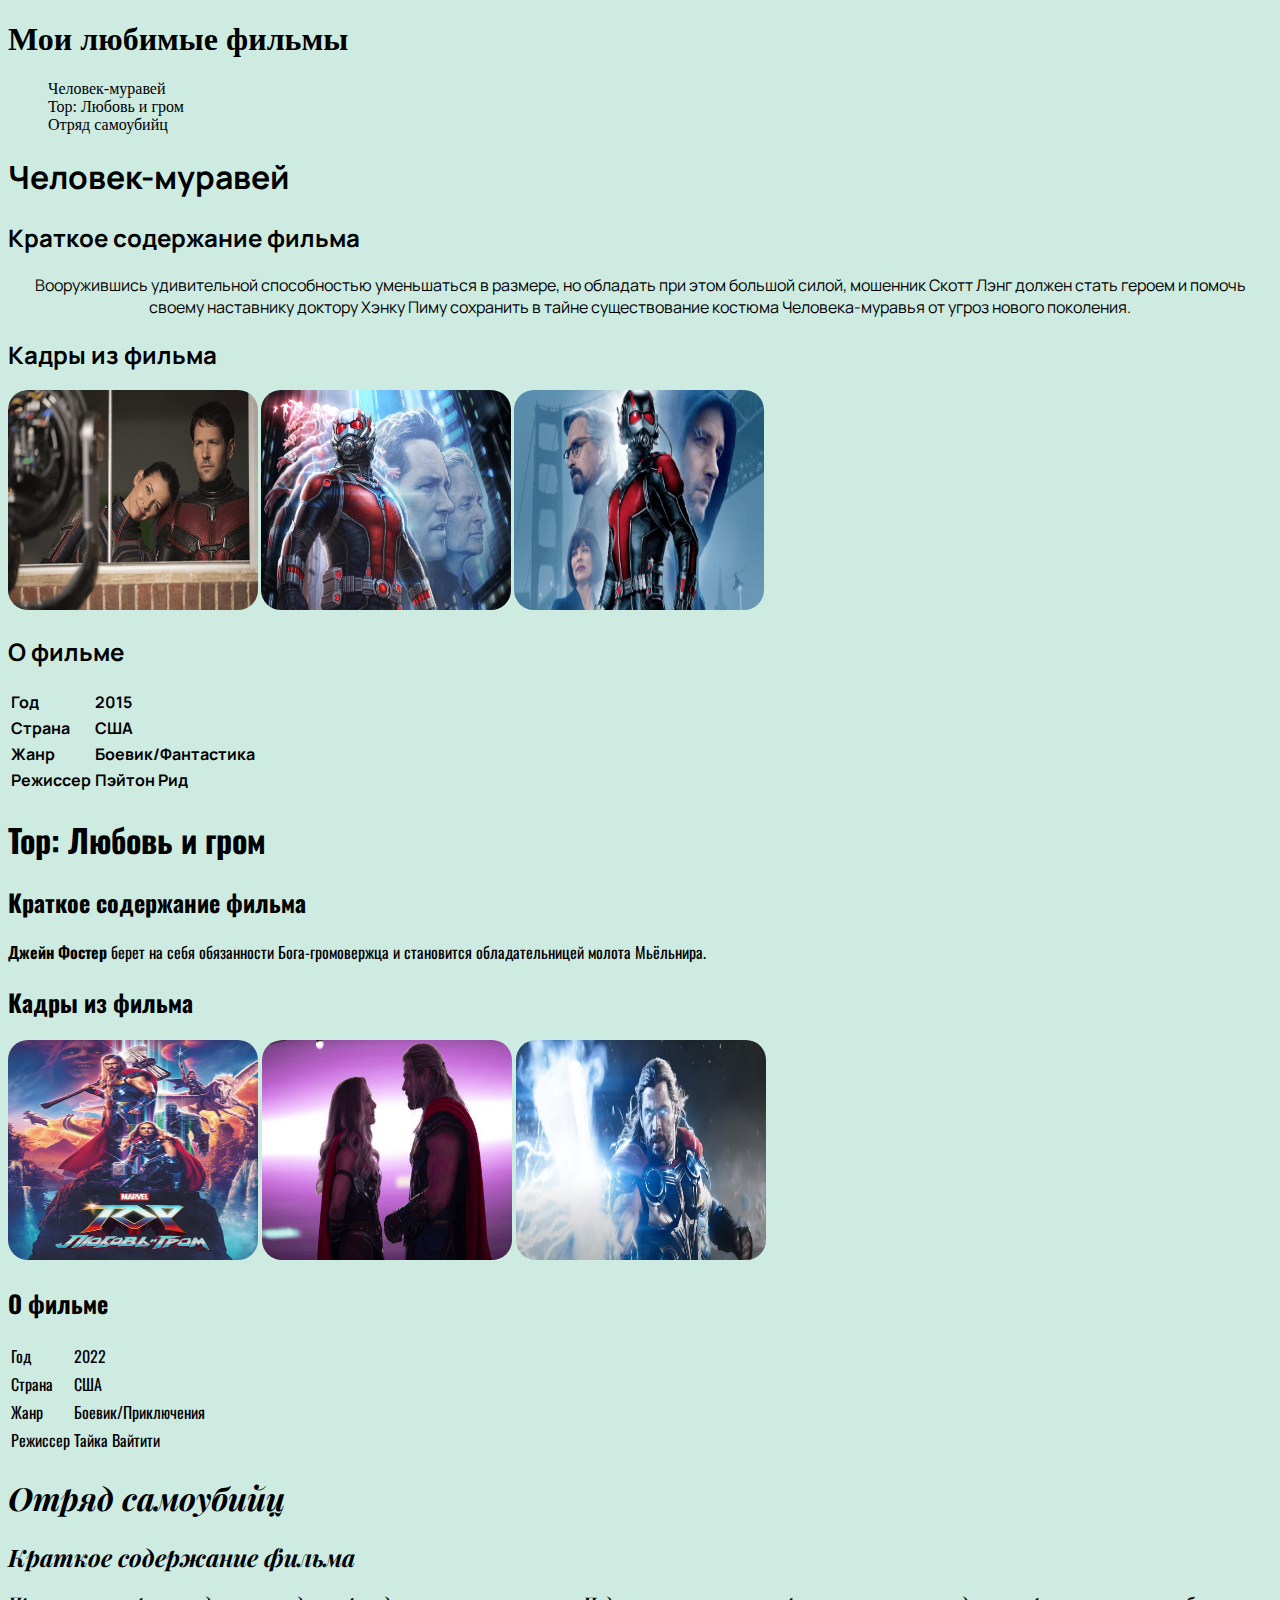
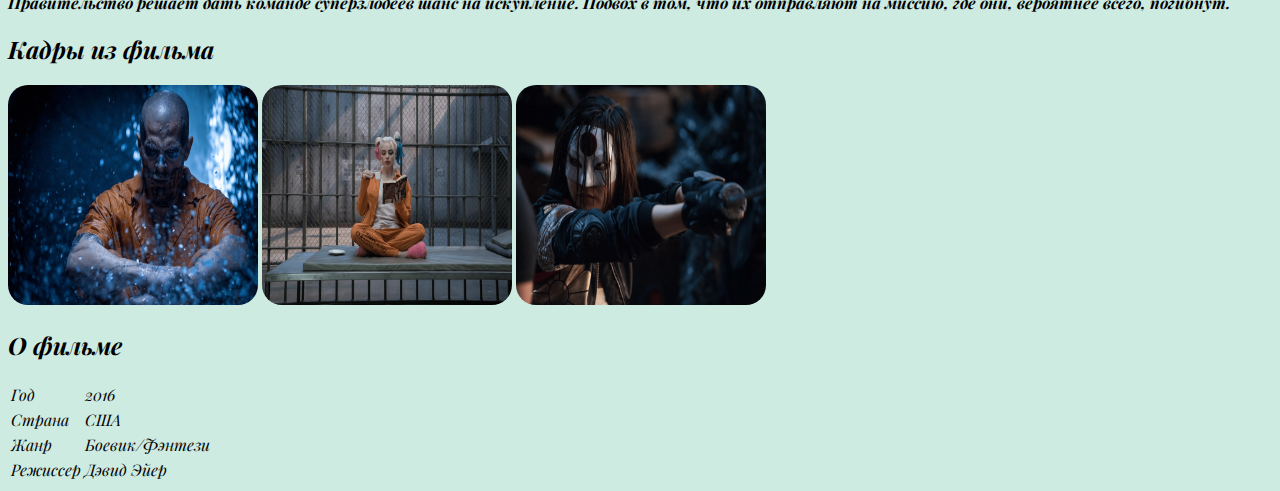
<file: LABA 1/lab1.html>
<!DOCTYPE html>
<html>
    <head>
        <title>Мои любимые фильмы</title>
    <link rel="stylesheet" href="style.css">
    </head>

<body>
    <div class="container">
    <h1>Мои любимые фильмы</h1>
    <ul>
        <li><a href="#film-description">Человек-муравей</a></li>
        <li><a href="#film-description1">Тор: Любовь и гром</a></li>
        <li><a href="#film-description2">Отряд самоубийц</a></li>
</ul>
<div id="film-description">
<h1>Человек-муравей</h1>
    <h2>Краткое содержание фильма</h2>
    <p id="description1">Вооружившись удивительной способностью уменьшаться в размере, но обладать при этом большой силой, мошенник Скотт Лэнг должен стать героем и помочь своему наставнику доктору Хэнку Пиму сохранить в тайне существование костюма Человека-муравья от угроз нового поколения.</p>
    <h2>Кадры из фильма</h2>
    <img src="КАРТИНКА 11.png"  />
    <img src="КАРТИНКА 22.png"  />
    <img src="КАРТИНКА 33.png"  />
    <h2>О фильме</h2>
    <table id="text-bold">
        <tr>
          <td>Год</td>
          <td>2015</td>
        </tr>
        <tr>
          <td>Страна</td>
          <td>США</td>
        </tr>
        <tr>
          <td>Жанр</td>
          <td>Боевик/Фантастика</td>
        </tr>
        <tr>
          <td>Режиссер</td>
          <td>Пэйтон Рид</td>
        </tr>
    </table>
</div>
<div id="film-description1">
    <h1>Тор: Любовь и гром</h1>
    <h2>Краткое содержание фильма</h2>
    <p id="description2"><b>Джейн Фостер</b> берет на себя обязанности Бога-громовержца и становится обладательницей молота Мьёльнира.</p>
    <h2>Кадры из фильма</h2>
    <img src="КАРТИНКА 1.png"  />
    <img src="КАРТИНКА 2.png"  />
    <img src="КАРТИНКА 3.png"  />
    <h2>О фильме</h2>
    <table>
        <tr>
          <td>Год</td>
          <td>2022</td>
        </tr>
        <tr>
          <td>Страна</td>
          <td>США</td>
        </tr>
        <tr>
          <td>Жанр</td>
          <td>Боевик/Приключения</td>
        </tr>
        <tr>
          <td>Режиссер</td>
          <td>Тайка Вайтити</td>
        </tr>
    </table>
</div>
<div id="film-description2">
<h1>Отряд самоубийц</h1>
    <h2>Краткое содержание фильма</h2>
    <p id="description3"><strong>Правительство решает дать команде суперзлодеев шанс на искупление. Подвох в том, что их отправляют на миссию, где они, вероятнее всего, погибнут.</strong></p>
    <h2>Кадры из фильма</h2>
    <img src="КАРТИНКА 111.png"  />
    <img src="КАРТИНКА 222.png"  />
    <img src="КАРТИНКА 333.png"  />
    <h2>О фильме</h2>
    <table>
        <tr>
          <td>Год</td>
          <td>2016</td>
        </tr>
        <tr>
          <td>Страна</td>
          <td>США</td>
        </tr>
        <tr>
          <td>Жанр</td>
          <td>Боевик/Фэнтези</td>
        </tr>
        <tr>
          <td>Режиссер</td>
          <td>Дэвид Эйер</td>
        </tr>
    </table>
</div>
</body>
</html>
</file>
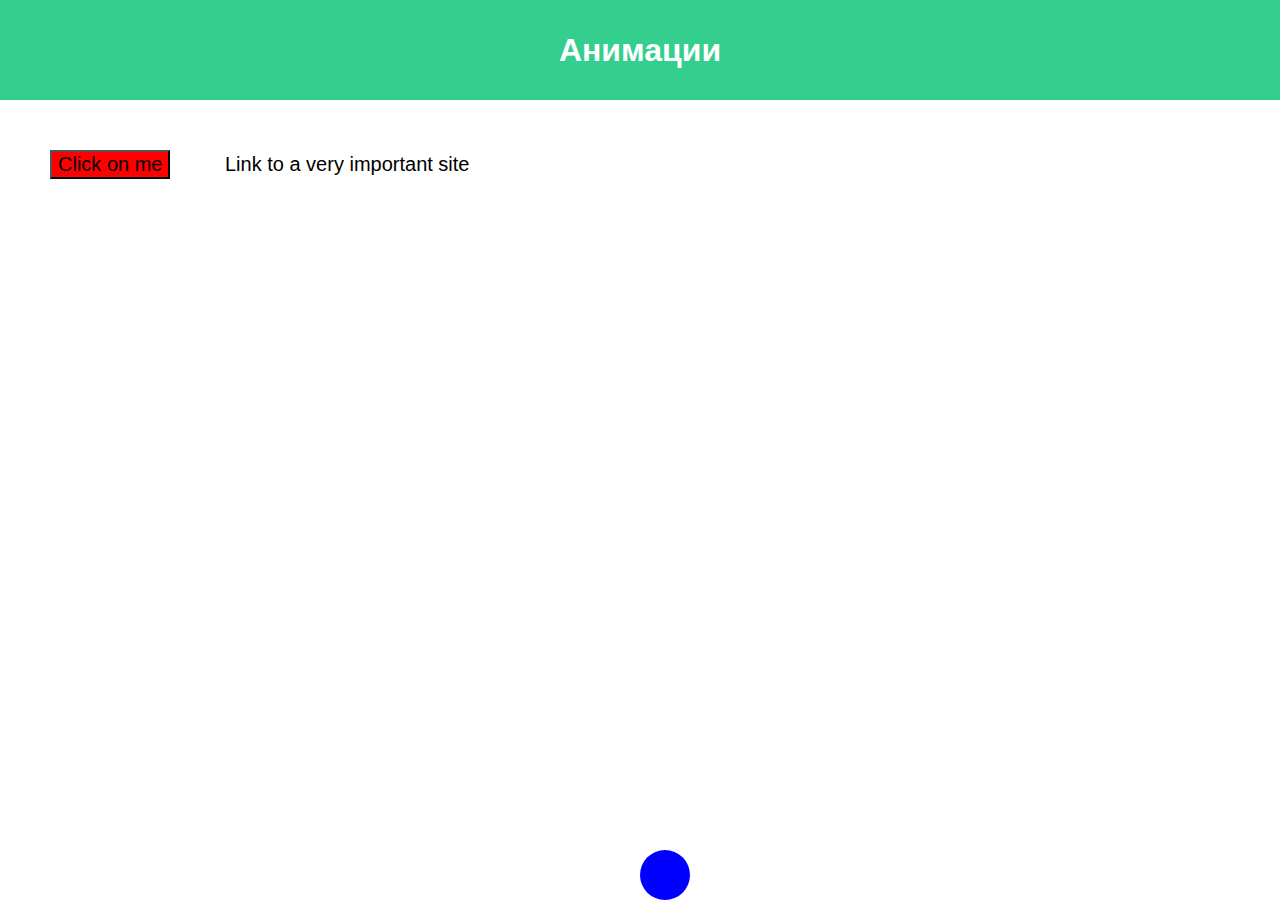
<file: LABA 2/6_lab_EVT.html>
<!DOCTYPE html>
<html lang="en">
<head>
    <meta charset="UTF-8">
    <meta http-equiv="X-UA-Compatible" content="IE=edge">
    <meta name="viewport" content="width=device-width, initial-scale=1.0">
    <link rel="stylesheet" href="style.css">
    <title>Анимации</title>
</head>
<body>
    <header>
        <h1>Анимации</h1>
    </header>
    <button>Click on me</button>
    <a href="#">Link to a very important site</a>   
    <div class="ball"></div>                                      
</body>                                                                                           
</html>
</file>
<file: kursach/css/styles.css>
@import 'vars.css';
@import 'contacts.css';
@import 'destinations.css';
@import 'home.css';
  /* Base styles */
  @import url('https://fonts.googleapis.com/css2?family=Montserrat:wght@400;500;600;700&family=Roboto:wght@300;400;500;700&display=swap');
  
  * {
    box-sizing: border-box;
    margin: 0;
    padding: 0;
  }
  
  html {
    font-size: 16px;
    scroll-behavior: smooth;
  }
  
  body {
    font-family: var(--font-primary);
    font-weight: 400;
    line-height: 1.6;
    color: var(--text-color);
    background-color: var(--bg-color);
    overflow-x: hidden;
    transition: background-color var(--transition-normal), color var(--transition-normal);
  }
  
  /* Typography */
  h1, h2, h3, h4, h5, h6 {
    font-family: var(--font-heading);
    font-weight: 700;
    line-height: 1.2;
    margin-bottom: var(--spacing-md);
    
  }
  
  h1 {
    font-size: 2.5rem;
  }
  
  h2 {
    font-size: 2rem;
  }
  
  h3 {
    font-size: 1.5rem;
  }
  
  h4 {
    font-size: 1.25rem;
  }
  
  h5 {
    font-size: 1rem;
  }
  
  h6 {
    font-size: 0.875rem;
  }
  
  p {
    margin-bottom: var(--spacing-md);
  }
  
  a {
    color: var(--primary-color);
    text-decoration: none;
    transition: color var(--transition-fast);
  }
  
  a:hover {
    color: var(--primary-dark);
    text-decoration: underline;
  }

  
  ul, ol {
    list-style-position: inside;
    margin-bottom: var(--spacing-md);
  }
  
  /* Utility classes */
  .container {
    width: 100%;
    max-width: var(--container-width-xl);
    margin: 0 auto;
    padding: 0 var(--spacing-lg);
  }
  
  .section {
    padding: var(--spacing-xxl) 0;
  }
  
  .section-title {
    text-align: center;
    margin-bottom: var(--spacing-xl);
    position: relative;
    padding-bottom: var(--spacing-md);
  }
  
  .section-title::after {
    content: '';
    position: absolute;
    bottom: 0;
    left: 50%;
    transform: translateX(-50%);
    width: 80px;
    height: 3px;
    background-color: var(--primary-color);
  }
  
  .text-center {
    text-align: center;
  }
  
  .text-right {
    text-align: right;
  }
  
  .d-flex {
    display: flex;
  }
  
  .justify-between {
    justify-content: space-between;
  }
  
  .align-center {
    align-items: center;
  }
  
  .flex-wrap {
    flex-wrap: wrap;
  }
  
  /* Buttons */
  .btn-primary, .btn-secondary {
    display: inline-block;
    padding: var(--spacing-sm) var(--spacing-lg);
    border-radius: var(--border-radius-md);
    font-weight: 500;
    text-align: center;
    cursor: pointer;
    transition: all var(--transition-fast);
    border: none;
    text-decoration: none;
  }
  
  .btn-primary {
    background-color: var(--primary-color);
    color: white;
  }
  
  .btn-primary:hover {
    background-color: var(--primary-dark);
    color: white;
    text-decoration: none;
  }
  
  .btn-secondary {
    background-color: var(--secondary-color);
    color: white;
  }
  
  .btn-secondary:hover {
    background-color: var(--secondary-dark);
    color: white;
    text-decoration: none;
  }
  
  /* Form elements */
  input, select, textarea {
    width: 100%;
    padding: var(--spacing-sm) var(--spacing-md);
    border: 1px solid #ddd;
    border-radius: var(--border-radius-sm);
    font-family: var(--font-primary);
    font-size: 1rem;
    transition: border-color var(--transition-fast);
    background-color: var(--bg-light);
    color: var(--text-color);
  }
  
  input:focus, select:focus, textarea:focus {
    outline: none;
    border-color: var(--primary-color);
  }
  
  label {
    display: block;
    margin-bottom: var(--spacing-xs);
    font-weight: 500;
  }
  
  /* Header and Navigation */
  #header {
    position: sticky;
    top: 0;
    left: 0;
    width: 100%;
    background-color: var(--bg-color);
    box-shadow: var(--shadow-sm);
    z-index: 1000;
    transition: background-color var(--transition-normal);
  }
  
  .header-container {
    display: flex;
    justify-content: space-between;
    align-items: center;
    padding: var(--spacing-md) 0;
  }
  
  .logo a {
    font-family: var(--font-heading);
    font-weight: 700;
    font-size: 1.5rem;
    color: var(--primary-color);
    text-decoration: none;
  }
  
  .desktop-nav ul {
    display: flex;
    list-style: none;
    margin: 0;
  }
  
  .desktop-nav ul li {
    margin-left: var(--spacing-lg);
  }
  
  .desktop-nav ul li a {
    position: relative;
    color: var(--text-color);
    text-decoration: none;
    font-weight: 500;
    padding: var(--spacing-xs) 0;
  }
  
  .desktop-nav ul li a::after {
    content: '';
    position: absolute;
    bottom: -2px;
    left: 0;
    width: 0;
    height: 2px;
    background-color: var(--primary-color);
    transition: width var(--transition-normal);
  }
  
  .desktop-nav ul li a:hover::after,
  .desktop-nav ul li a.active::after {
    width: 100%;
  }
  
  /* Theme Switcher */
  .theme-switcher {
    display: flex;
    align-items: center;
  }
  
  #theme-toggle {
    background: none;
    border: none;
    cursor: pointer;
    font-size: 1.2rem;
    color: var(--text-color);
    transition: color var(--transition-fast);
  }
  
  #theme-toggle:hover {
    color: var(--primary-color);
  }
  
  #theme-toggle .fa-sun {
    display: none;
  }
  
  [data-theme="dark"] #theme-toggle .fa-moon {
    display: none;
  }
  
  [data-theme="dark"] #theme-toggle .fa-sun {
    display: inline-block;
  }
  
  /* Burger menu for mobile */
  .burger-menu {
    display: none;
    flex-direction: column;
    justify-content: space-between;
    width: 30px;
    height: 21px;
    cursor: pointer;
  }
  
  .burger-menu span {
    display: block;
    height: 3px;
    width: 100%;
    background-color: var(--text-color);
    transition: all var(--transition-fast);
  }
  
  .mobile-nav {
    position: fixed;
    top: 70px;
    left: 0;
    width: 100%;
    background-color: var(--bg-color);
    box-shadow: var(--shadow-md);
    z-index: 999;
    transform: translateY(-100%);
    transition: transform var(--transition-normal);
    display: none;
  }
  
  .mobile-nav.active {
    transform: translateY(0);
  }
  
  .mobile-nav ul {
    list-style: none;
    margin: 0;
    padding: 0;
  }
  
  .mobile-nav ul li {
    border-bottom: 1px solid rgba(0, 0, 0, 0.1);
  }
  
  .mobile-nav ul li:last-child {
    border-bottom: none;
  }
  
  .mobile-nav ul li a {
    display: block;
    padding: var(--spacing-md);
    color: var(--text-color);
    text-decoration: none;
    font-weight: 500;
  }
  
  .mobile-nav ul li a.active {
    color: var(--primary-color);
  }
  
  /* Hero Section */
  .hero {
    background-color: var(--bg-light);
    position: relative;
    padding: var(--spacing-xxl) 0;
    overflow: hidden;
  }
  
  .hero::before {
    content: '';
    position: absolute;
    top: 0;
    left: 0;
    width: 100%;
    height: 100%;
    background-image: url('../img/bg-2.jpeg');
    background-size: cover;
    background-position: center;
    opacity: 0.5;
    z-index: 0;
  }
  
  .hero .container {
    position: relative;
    z-index: 1;
  }
  
  .hero-content {
    max-width: 650px;
    text-align: left;
  }
  
  .hero-content h1 {
    font-size: 3rem;
    margin-bottom: var(--spacing-md);
    color: var(--text-color);
  }
  
  .hero-content p {
    font-size: 1.25rem;
    margin-bottom: var(--spacing-lg);
    color: var(--text-color);
  }
  
  /* Scroll to Top Button */
  .scroll-to-top {
    position: fixed;
    right: var(--spacing-lg);
    bottom: var(--spacing-lg);
    width: 40px;
    height: 40px;
    border-radius: 50%;
    background-color: var(--primary-color);
    color: white;
    display: flex;
    align-items: center;
    justify-content: center;
    cursor: pointer;
    opacity: 0;
    visibility: hidden;
    transition: all var(--transition-fast);
    z-index: 99;
    text-decoration: none;
    box-shadow: 0 2px 5px rgba(0, 0, 0, 0.2);
    overflow: hidden;
  }
  
  .scroll-to-top i {
    transition: transform var(--transition-fast);
    color: white;
  }
  
  .scroll-to-top:hover {
    background-color: var(--primary-dark);
    text-decoration: none;
    box-shadow: 0 4px 10px rgba(0, 0, 0, 0.3);
    transform: translateY(-2px);
  }
  
  .scroll-to-top:hover i {
    transform: translateY(-2px);
  }
  
  .scroll-to-top:active {
    transform: translateY(0);
    box-shadow: 0 2px 5px rgba(0, 0, 0, 0.2);
  }
  
  .fa-arrow-up:hover {
    color: var(--bg-color);
  }
  
  .scroll-to-top.active {
    opacity: 1;
    visibility: visible;
  }
  
  /* Footer */
  #footer {
    background-color: var(--bg-dark);
    color: white;
    padding: var(--spacing-xxl) 0 var(--spacing-lg);
  }
  
  .footer-content {
    display: grid;
    grid-template-columns: repeat(4, 1fr);
    gap: var(--spacing-lg);
  }
  
  .footer-about .logo {
    font-family: var(--font-heading);
    font-weight: 700;
    font-size: 1.5rem;
    color: var(--primary-light);
    margin-bottom: var(--spacing-md);
  }
  
  .footer-nav h3,
  .footer-contacts h3,
  .footer-social h3 {
    color: white;
    margin-bottom: var(--spacing-md);
    font-size: 1.25rem;
  }
  
  .footer-nav ul {
    list-style: none;
    margin: 0;
  }
  
  .footer-nav ul li {
    margin-bottom: var(--spacing-xs);
  }
  
  .footer-nav ul li a {
    color: var(--text-light);
    text-decoration: none;
    transition: color var(--transition-fast);
  }
  
  .footer-nav ul li a:hover {
    color: var(--primary-light);
    text-decoration: none;
  }
  
  .contact-item {
    display: flex;
    align-items: center;
    margin-bottom: var(--spacing-sm);
  }
  
  .contact-item i {
    margin-right: var(--spacing-sm);
    color: var(--primary-light);
  }
  
  .contact-item a {
    color: var(--text-light);
    text-decoration: none;
    transition: color var(--transition-fast);
  }
  
  .contact-item a:hover {
    color: var(--primary-light);
    text-decoration: none;
  }
  
  .social-icons {
    display: flex;
    gap: var(--spacing-sm);
  }
  
  .social-icon {
    display: flex;
    align-items: center;
    justify-content: center;
    width: 36px;
    height: 36px;
    border-radius: 50%;
    background-color: rgba(255, 255, 255, 0.1);
    color: white;
    transition: all var(--transition-fast);
  }
  
  .social-icon:hover {
    background-color: var(--primary-color);
    color: white;
    text-decoration: none;
  }
  
  .footer-bottom {
    margin-top: var(--spacing-xl);
    padding-top: var(--spacing-lg);
    border-top: 1px solid rgba(255, 255, 255, 0.1);
    text-align: center;
  }
  
/* Subscribe */
.subscribe {
  background-color: var(--primary-verydark);
  color: white;
  text-align: center;
}

.subscribe-content {
  max-width: 600px;
  margin: 0 auto;
}

.subscribe-form {
  display: flex;
  gap: var(--spacing-md);
  margin-top: var(--spacing-lg);
}

.subscribe-form input {
  flex: 1;
  border: none;
}
.notification {
    position: fixed;
    bottom: 20px;
    right: 20px;
    padding: 15px 25px;
    border-radius: 5px;
    color: white;
    transform: translateY(100px);
    opacity: 0;
    transition: all 0.3s ease;
    z-index: 1000;
}

.notification.show {
    transform: translateY(0);
    opacity: 1;
}

.notification.success {
    background-color: #0c829d;
}

.notification.error {
    background-color: #F44336;
}
  /* Responsive Styles */
  @media (max-width: 1200px) {
    .container {
      max-width: var(--container-width-lg);
    }
  }
@media (max-width: 992px) {
  .container {
    max-width: var(--container-width-md);
  }
  
  .footer-content {
    grid-template-columns: repeat(2, 1fr);
    gap: var(--spacing-xl);
  }
  .about-content {
    grid-template-columns: 1fr;
    gap: var(--spacing-lg);
  }
  .about-image {
    order: -1;
  }
  
  .popular-grid {
    grid-template-columns: repeat(2, 1fr);
  }
  
  .services-grid {
    grid-template-columns: repeat(2, 1fr);
  }
  
  .reviews-grid {
    grid-template-columns: repeat(2, 1fr);
  }
}


@media (max-width: 768px) {
  .container {
    max-width: var(--container-width-sm);
  }
  
  .desktop-nav {
    display: none;
  }
  
  .burger-menu {
    display: flex;
  }
  
  .mobile-nav {
    display: block;
  }
  
  .hero-content h1 {
    font-size: 2.5rem;
  }
  
  .hero-content p {
    font-size: 1.1rem;
  }
  .carousel {
    height: 400px;
  }
  
  .services-grid {
    grid-template-columns: 1fr;
  }
  
  .reviews-grid {
    grid-template-columns: 1fr;
  }
  
  .subscribe-form {
    flex-direction: column;
  }
}

@media (max-width: 576px) {
  .container {
    max-width: 100%;
    padding: 0 var(--spacing-md);
  }
  
  h1 {
    font-size: 2rem;
  }
  
  h2 {
    font-size: 1.75rem;
  }
  
  .footer-content {
    grid-template-columns: 1fr;
    gap: var(--spacing-lg);
  }
  .mobile-nav {
    top: 36px;
  }
  .carousel {
    height: 300px;
  }
  
  .popular-grid {
    grid-template-columns: 1fr;
  }
  
  .carousel-controls {
    bottom: var(--spacing-md);
    right: var(--spacing-md);
  }
}
</file>
<file: LABA 1/style.css>
@font-face {
    font-family: 'Oswald';
    src: url('Oswald/Oswald-VariableFont_wght.ttf') format('truetype');
}

@font-face {
    font-family: 'Manrope';
    src: url('Manrope/Manrope-VariableFont_wght.ttf') format('truetype');
}
@font-face {
    font-family: 'Playwrite_Display';
    src: url('Playfair_Display/PlayfairDisplay-Italic-VariableFont_wght.ttf') format('truetype');
}
body{
    background-color: rgb(206, 235, 226);
}
.container {
    max-width: 1440px;
    margin:  auto; 

}

#film-description{
    font-family: 'Manrope';
}
#film-description1{
    font-family: 'Oswald';
}
#film-description2{
    font-family: 'Playwrite_Display';
}
a{
    color: black;
    text-decoration: none;
}
ul{
    list-style-type: none;
}
#description1{
    text-align: center;
}
#description2{
    text-align: left;
}
#description3{
    text-align: justify;
}
img{
    width: 250px;
    height: 220px;
    border-radius: 20px;
}
#text-bold{
    font-weight: bold;
}
</file>
<file: LABA 3/style.css>
html {
  font-family: sans-serif;
}

body {
  margin: 0;
}

header {
  background: rgb(52, 206, 142);
  height: 100px;
}

h1 {
  text-align: center;
  color: white;
  line-height: 100px;
  margin: 0;
}

article {
  padding: 10px;
  margin: 10px;
  background: #10e9d72d;
}

.row1 {
  display: flex;
}
.row2 {
  display: flex;
  flex-direction: row-reverse;
}

.column1 {
  display: flex;
  flex-direction: column-reverse;
  flex-grow: 1;
}
.column2 {
  display: flex;
  flex-direction: column;
  flex-grow: 2;
}

.row3 {
  display: flex;
  flex-grow: 1;
}
.row4 {
  display: flex;
  flex-grow: 1;
}
</file>
<file: LABA 4/style.css>
html {
    font-family: sans-serif;
  }

  body {
    margin: 0;
  }

  header {
    background: rgb(52, 206, 142);
    height: 100px;
  }

  h1 {
    text-align: center;
    color: white;
    line-height: 100px;
    margin: 0;
  }

  article {
    padding: 10px;
    margin: 10px;
    background: rgba(16, 233, 215, 0.178);
  }
  .grid {
    display: grid;
    grid-template-areas:
        "one two three three"
        "one four three three"
        "one five six seven"
        "eight nine nine ten";

}

article:nth-child(1) { grid-area: one; }
article:nth-child(2) { grid-area: two; }
article:nth-child(3) { grid-area: three; }
article:nth-child(4) { grid-area: four; }
article:nth-child(5) { grid-area: five; }
article:nth-child(6) { grid-area: six; }
article:nth-child(7) { grid-area: seven; }
article:nth-child(8) { grid-area: eight; }
article:nth-child(9) { grid-area: nine; }
article:nth-child(10) { grid-area: ten; }
</file>
<file: LABA 5/style.css>
html {
    font-family: sans-serif;
  }

  body {
    margin: 0;
  }

  header {
    background: rgb(52, 206, 142);
    height: 100px;
  }

  h1 {
    text-align: center;
    color: white;
    line-height: 100px;
    margin: 0;
  }

  article {
    padding: 10px;
    margin: 10px;
    background: rgba(16, 233, 215, 0.178);
  }


.adaptive article:nth-child(1 ) { grid-area: block1; }
.adaptive article:nth-child(2) { grid-area: block2; }
.adaptive article:nth-child(3) { grid-area: block3; }
.adaptive article:nth-child(4) { grid-area: block4; }
.adaptive article:nth-child(5) { grid-area: block5; }
.adaptive article:nth-child(6) { grid-area: block6; }
.adaptive article:nth-child(7) { grid-area: block7; }
.adaptive article:nth-child(8) { grid-area: block8; }
.adaptive article:nth-child(9) { grid-area: block9; }

@media (min-width: 1400px) {
  .adaptive {
    display: grid;
    grid-template-areas: 
      "block1 block1 block2 block2"
      "block3 block3 block3 block3"
      "block4 block4 block5 block5"
      "block6 block7 block8 block9";
  }
}

@media (min-width: 700px) and (max-width: 1399.98px) {
  .adaptive {
    display: grid;
    grid-template-areas: 
      "block1 block1"
      "block2 block2"
      "block3 block3"
      "block4 block5"
      "block6 block7"
      "block8 block9";
  }
}

@media (max-width: 699.98px) {
  .adaptive {
    display: grid;
    grid-template-areas: 
      "block1"
      "block2"
      "block3"
      "block4"
      "block5"
      "block6"
      "block7"
      "block8"
      "block9";
  }
}
</file>
<file: LABA 2/style.css>
@keyframes vibrate {
  from {
    transform: translateX(-2px);
  }

  to {
    transform: translateX(2px);
  }
}

@keyframes underline {
  from {
    transform: scaleX(0);
  }

  to {
    transform: scaleX(1);
  }
}

@keyframes bounce {
  from {
    transform: translateY(-300px);
  }

  20% {
    transform: translateY(0);
  }

  40% {
    transform: translateY(-250px);

  }

  60% {
    transform: translateY(0);

  }

  75% {
    transform: translateY(-150px);

  }

  85% {
    transform: translateY(0);

  }

  95% {
    transform: translateY(-60px);

  }

  to {
    transform: translateY(0);

  }
}

html {
  font-family: sans-serif;
}

body {
  margin: 0;
}

header {
  background: rgb(52, 206, 142);
  height: 100px;
}

h1 {
  text-align: center;
  color: white;
  line-height: 100px;
  margin: 0;
}

button {
  margin: 50px;
  font-size: 20px;
  background-color: red;
  animation: vibrate 0.1s infinite;
}

a {
  font-size: 20px;
  text-decoration: none;
  color: black;
  position: relative;
}

a:hover {
  color: green;
}

a:hover::after {
  animation: underline 0.3s ease-in-out forwards;
  content: '';
  position: absolute;
  left: 0;
  right: 0;
  bottom: -2px;
  height: 2px;
  background-color: green;
  transform-origin: center
}

button:hover {
  background-color: green;
  animation: none;
}

.ball {
  width: 50px;
  height: 50px;
  background-color: blue;
  border-radius: 50%;
  position: absolute;
  bottom: 0;
  left: 50%;
  animation: bounce 3s ease-in;
}
</file>
